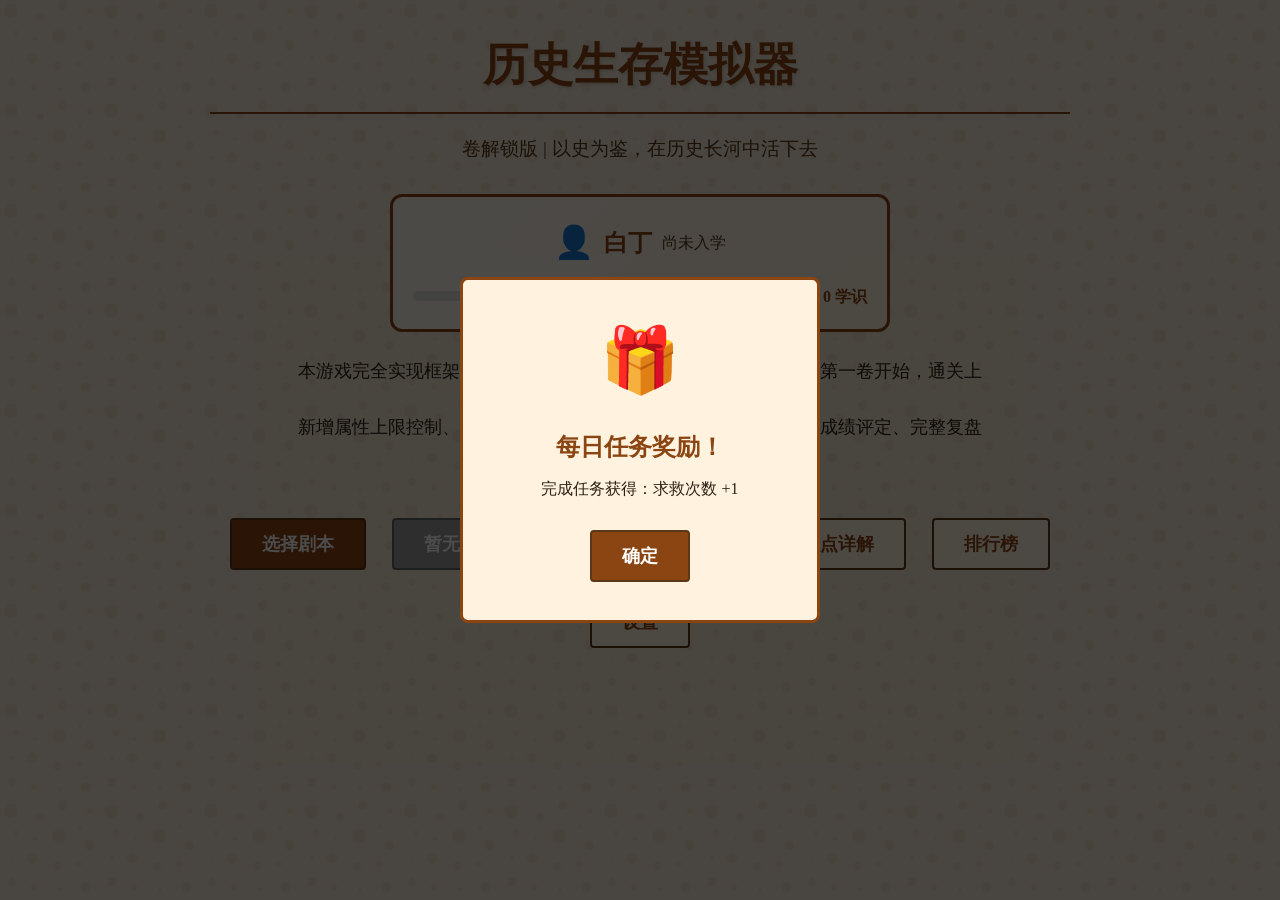
<file: index.html>
<!DOCTYPE html>
<html lang="zh-CN">
<head>
    <meta charset="UTF-8">
    <meta name="viewport" content="width=device-width, initial-scale=1.0">
    <title>历史生存模拟器</title>
    <!-- 引入独立CSS文件 -->
    <link rel="stylesheet" href="style.css">
</head>
<body>
    <!-- 新手引导遮罩层 -->
    <div id="tutorial-overlay" class="tutorial-overlay" style="display: none;">
        <div id="tutorial-highlight" class="tutorial-highlight"></div>
        <div id="tutorial-tooltip" class="tutorial-tooltip">
            <div id="tutorial-content" class="tutorial-content"></div>
            <div id="tutorial-buttons" class="tutorial-buttons">
                <button class="btn btn-secondary" id="tutorial-skip-btn" onclick="skipTutorial()">跳过引导</button>
                <button class="btn" id="tutorial-next-btn" onclick="nextTutorialStep()">下一步</button>
            </div>
            <div id="tutorial-progress" class="tutorial-progress"></div>
        </div>
    </div>

    <!-- 欢迎页 -->
    <div id="welcome-page" class="page active">
        <h1 class="title">历史生存模拟器</h1>
        <p class="subtitle">卷解锁版 | 以史为鉴，在历史长河中活下去</p>
        
        <div class="rank-display-box" id="rank-display-box">
            <div class="rank-info">
                <span class="rank-icon" id="welcome-rank-icon">👤</span>
                <span class="rank-name" id="welcome-rank-name">白丁</span>
                <span class="rank-title" id="welcome-rank-title">尚未入学</span>
            </div>
            <div class="rank-progress">
                <div class="rank-progress-bar">
                    <div class="rank-progress-fill" id="rank-progress-fill" style="width: 0%"></div>
                </div>
                <span class="rank-points" id="welcome-rank-points">0 学识</span>
            </div>
        </div>
        
        <div class="intro-text">
            本游戏完全实现框架与剧情分离，采用多卷篇章解锁机制，强制从第一卷开始，通关上卷解锁下卷。<br>
            新增属性上限控制、随机选项池、限时答题、历史人物特殊事件、成绩评定、完整复盘功能。
        </div>
        <div style="display: flex; flex-wrap: wrap; justify-content: center; gap: 10px;">
            <button class="btn" id="start-game-btn" onclick="switchPage('pack-page')">选择剧本</button>
            <button class="btn btn-success" id="load-save-btn" disabled onclick="loadGameProgress()">读取存档</button>
            <button class="btn btn-info" onclick="switchPage('format-page')">剧本格式说明</button>
            <button class="btn btn-secondary" onclick="switchPage('knowledge-page')">知识点详解</button>
            <button class="btn btn-secondary" onclick="switchPage('leaderboard-page')">排行榜</button>
        </div>
    </div>

    <!-- 剧本格式说明页 -->
    <div id="format-page" class="page">
        <h1 class="title">剧本格式说明</h1>
        <div class="format-tip">
            剧本文件为标准JSON格式，核心新增<strong>多卷篇章解锁机制</strong>与<strong>属性配置系统</strong>，完全向下兼容旧版本剧本。<br>
            支持无限拓展卷数、身份、关卡，无需修改框架代码，一键导入即可游玩。
        </div>
        <div class="story-box" style="font-family: 'Consolas', monospace; font-size: 0.9rem; overflow-x: auto;">
<pre>
{
  "packInfo": {
    "packName": "唐朝历史生存剧本",
    "dynasty": "唐朝",
    "version": "3.0",
    "author": "官方内置",
    "description": "分卷式还原唐朝贞观、开元年间的人生历程，强制从第一卷开始，通关解锁下卷"
  },
  // 全局属性配置
  "attributeConfig": {
    "health": { "name": "生命值", "max": 100, "min": 0 },
    "helpTimes": { "name": "求救次数", "max": 10, "min": 0 },
    "debuff": { "name": "负面状态", "max": 5, "min": 0 },
    "wealth": { "name": "财富值", "max": 1000, "min": 0 },
    "officialRank": { "name": "官职品级", "max": 9, "min": 0 }
  },
  // 全局限时配置
  "timeLimitConfig": {
    "baseTime": 10,
    "healthDeductPerSecond": 1,
    "freezeOnModal": true
  },
  // 全局成绩配置
  "scoreConfig": {},
  // 全局特殊事件
  "specialEvents": [],
  // 【核心新增】卷列表（解锁机制）
  "volumeList": [
    {
      "id": "zhenguan",
      "name": "贞观卷",
      "subtitle": "贞观之治·父辈的起点",
      "dynasty": "唐朝贞观年间",
      "description": "贞观年间，唐太宗励精图治，天下初定，百废待兴。你将作为一名普通百姓，在这个盛世的起点，开启你的人生。",
      "isFirst": true, // 【新增】标记为第一卷
      "unlockCondition": null, // 第一卷无需解锁
      "inheritFrom": null,
      "identityList": []
    },
    {
      "id": "kaiyuan",
      "name": "开元卷",
      "subtitle": "开元盛世·子辈的传承",
      "dynasty": "唐朝开元年间",
      "description": "开元年间，唐朝达到鼎盛，四海升平，万邦来朝。你将继承父辈的家业，在这个全盛时代，续写家族的传奇。",
      "isFirst": false,
      "unlockCondition": "volume_zhenguan_pass", // 【新增】通关上一卷的ID_pass
      "inheritFrom": "zhenguan",
      "identityList": []
    }
  ]
}
</pre>
        </div>
        <div class="control-box">
            <button class="btn btn-secondary" onclick="switchPage('welcome-page')">返回首页</button>
            <button class="btn" onclick="switchPage('pack-page')">去选择剧本</button>
        </div>
    </div>

    <!-- 剧本选择页 -->
    <div id="pack-page" class="page">
        <h1 class="title">选择游戏剧本</h1>
        <p class="subtitle">选择内置剧本，或上传自定义JSON剧本文件</p>

        <!-- 剧本Tab切换 -->
        <div class="pack-tab-container">
            <button class="pack-tab-btn active" data-tab="local" onclick="switchPackTab('local')">
                <span class="tab-icon">📁</span>
                <span class="tab-text">本地剧本</span>
            </button>
            <button class="pack-tab-btn" data-tab="cloud" onclick="switchPackTab('cloud')">
                <span class="tab-icon">☁️</span>
                <span class="tab-text">云端剧本</span>
            </button>
        </div>

        <!-- 本地剧本区域 -->
        <div id="local-pack-section">
            <div class="upload-area" id="upload-area">
                <h3>上传自定义剧本</h3>
                <p style="margin: 15px 0;">点击选择或拖拽JSON剧本文件到此处，即可导入</p>
                <input type="file" id="pack-upload" class="upload-input" accept=".json" />
                <button class="btn" onclick="document.getElementById('pack-upload').click()">选择JSON文件</button>
                <p style="margin-top: 15px; font-size: 0.9rem; color: var(--text-muted);">支持符合格式标准的JSON剧本文件，上传后会自动缓存到浏览器本地</p>
            </div>

            <div id="upload-error" style="display: none;"></div>

            <div class="pack-card" id="default-pack-card" data-pack-type="default">
                <div class="pack-title">唐朝历史生存剧本（内置完整版）</div>
                <div class="pack-meta">
                    <span>朝代：唐朝</span>
                    <span>篇章数量：2卷</span>
                    <span>作者：官方内置</span>
                    <span>版本：3.0</span>
                </div>
                <div class="pack-desc">分卷式还原唐朝贞观、开元年间的人生历程，强制从第一卷开始，通关解锁下卷，所有剧情均基于唐代正史、律令设计。</div>
            </div>

            <!-- 自定义剧本列表容器 -->
            <div id="custom-pack-container" style="width: 100%;">
                <p style="text-align: center; color: var(--text-muted); padding: 20px;">暂无上传的自定义剧本</p>
            </div>


            <div class="format-tip">
                提示：自定义剧本上传后，会永久保存在浏览器本地，刷新页面无需重新上传；若要更换剧本，重新上传新文件即可覆盖。
            </div>
        </div>

        <!-- 云端剧本区域 -->
        <div id="cloud-pack-section" style="display: none;">
            <!-- 搜索和筛选 -->
            <div class="cloud-pack-toolbar">
                <div class="search-box">
                    <input type="text" id="cloud-pack-search" placeholder="搜索剧本..." oninput="filterCloudPacks()">
                </div>
                <div class="filter-box">
                    <select id="cloud-dynasty-filter" onchange="filterCloudPacks()">
                        <option value="">全部朝代</option>
                        <option value="宋朝">宋朝</option>
                        <option value="唐朝">唐朝</option>
                        <option value="三国">三国</option>
                        <option value="东汉">东汉</option>
                        <option value="大航海时代">大航海时代</option>
                    </select>
                    <select id="cloud-difficulty-filter" onchange="filterCloudPacks()">
                        <option value="">全部难度</option>
                        <option value="easy">入门</option>
                        <option value="medium">进阶</option>
                        <option value="hard">挑战</option>
                    </select>
                </div>
            </div>

            <!-- 云端剧本加载状态 -->
            <div id="cloud-pack-loading" class="cloud-pack-loading">
                <div class="loading-spinner"></div>
                <p>正在加载云端剧本...</p>
            </div>

            <!-- 云端剧本列表 -->
            <div id="cloud-pack-list" class="cloud-pack-grid" style="display: none;">
                <!-- 云端剧本卡片由JS动态生成 -->
            </div>

            <!-- 云端剧本错误/空状态 -->
            <div id="cloud-pack-error" class="cloud-pack-empty" style="display: none;">
                <p class="empty-icon">⚠️</p>
                <p class="empty-text">加载失败，请检查网络连接</p>
                <button class="btn" onclick="loadCloudPackIndex()">重试</button>
            </div>

            <div id="cloud-pack-empty" class="cloud-pack-empty" style="display: none;">
                <p class="empty-icon">📭</p>
                <p class="empty-text">未找到匹配的剧本</p>
            </div>
        </div>

        <div class="control-box">
            <button class="btn btn-secondary" onclick="switchPage('welcome-page')">返回首页</button>
            <button class="btn" id="confirm-pack-btn" disabled onclick="confirmPack()">确认剧本，下一步</button>
        </div>
    </div>

    <!-- 【新增】卷选择页（带解锁机制） -->
    <div id="volume-page" class="page">
        <h1 class="title">选择游戏篇章</h1>
        <p class="subtitle" id="volume-pack-subtitle">当前剧本：唐朝历史生存剧本</p>
        <div class="volume-grid" id="volume-grid">
            <!-- 卷卡片由JS动态生成 -->
        </div>
        <div class="control-box">
            <button class="btn btn-secondary" onclick="switchPage('pack-page')">返回剧本选择</button>
            <button class="btn" id="confirm-volume-btn" disabled onclick="confirmVolume()">确认篇章，下一步</button>
        </div>
    </div>

    <!-- 身份选择页 -->
    <div id="identity-page" class="page">
        <h1 class="title">选择你的身份</h1>
        <p class="subtitle" id="identity-subtitle">当前篇章：贞观卷 | 剧本：唐朝历史生存剧本</p>
        <div class="identity-grid" id="identity-grid">
            <!-- 身份卡片由JS动态生成 -->
        </div>
        <button class="btn" id="confirm-identity-btn" disabled onclick="goToLevelSelect()">确认身份，下一步</button>
        <button class="btn btn-secondary" onclick="switchPage('volume-page')">返回篇章选择</button>
    </div>

    <!-- 关卡数量选择页 -->
    <div id="level-select-page" class="page">
        <h1 class="title">选择游玩关卡数</h1>
        <div class="level-select-box">
            <div class="level-select-title" id="level-select-identity">当前身份：农户</div>
            <div class="level-select-desc" id="level-select-desc">
                该身份总共有 <span id="total-level-count">10</span> 个关卡，你可以选择1~总关卡数之间的任意数量，完成所选关卡即可通关。
            </div>
            <div class="level-input-group">
                <input type="range" class="level-slider" id="level-slider" min="1" max="10" value="10">
                <div class="level-display">选择关卡数：<span id="selected-level-count">10</span> 关</div>
            </div>
            <div class="format-tip">
                提示：默认选择全部关卡，滑动滑块可调整游玩的关卡数量，选择后将从第1关开始连续游玩。
            </div>
        </div>
        <div class="control-box">
            <button class="btn btn-secondary" onclick="switchPage('identity-page')">返回身份选择</button>
            <button class="btn" onclick="startGame()">确认，开始游戏</button>
        </div>
    </div>

    <!-- 游戏主页面 -->
    <div id="game-page" class="page">
        <div class="progress-bar">
            <div class="progress-fill" id="progress-fill" style="width: 10%"></div>
        </div>

        <div class="status-bar">
            <div class="status-item">
                <div class="status-label">篇章</div>
                <div class="status-value" id="volume-text">贞观卷</div>
            </div>
            <div class="status-item">
                <div class="status-label">身份</div>
                <div class="status-value" id="identity-text">农户</div>
            </div>
            <div class="status-item">
                <div class="status-label">关卡进度</div>
                <div class="status-value" id="level-text">1/10</div>
            </div>
            <div class="status-item countdown-item">
                <div class="status-label">剩余时间</div>
                <div class="status-value countdown-value" id="countdown-text">10s</div>
            </div>
            <div class="status-item">
                <div class="status-label">剩余求救</div>
                <div class="status-value" id="help-text">3次</div>
            </div>
            <div class="status-item">
                <div class="status-label">生命值 <span id="debuff-tag"></span><span id="streak-tag"></span></div>
                <div class="health-bar">
                    <div class="health-fill" id="health-fill" style="width: 100%"></div>
                </div>
                <div class="status-value" id="health-text">100</div>
            </div>
        </div>

        <div class="story-box" id="story-text">
            剧情文本将根据选中的剧本动态加载
        </div>

        <div class="options-box" id="options-box">
            <!-- 选项由JS动态生成 -->
        </div>

        <div class="control-box">
            <button class="btn" id="help-btn" onclick="useHelp()">使用求救机会</button>
            <button class="btn btn-warning" id="save-btn" onclick="saveGameProgress()">保存进度</button>
            <button class="btn btn-secondary" onclick="restartGame()">重新开始</button>
            <button class="btn btn-secondary" onclick="exitToHome()">退出到首页</button>
        </div>
    </div>

    <!-- 历史知识点弹窗 -->
    <div id="history-modal" class="modal">
        <div class="modal-content">
            <h3 class="modal-title" id="history-modal-title">历史知识点解析</h3>
            <div class="modal-text" id="history-modal-text"></div>
            <button class="btn" onclick="closeHistoryModal()">确认，继续前行</button>
        </div>
    </div>

    <!-- 必死选项求救弹窗 -->
    <div id="death-modal" class="modal">
        <div class="modal-content">
            <h3 class="modal-title" style="color: var(--danger);">⚠️ 致命选择</h3>
            <div class="modal-text" id="death-modal-text"></div>
            <div class="modal-buttons" id="death-modal-buttons">
                <!-- 按钮由JS动态生成 -->
            </div>
        </div>
    </div>

    <!-- 特殊事件弹窗 -->
    <div id="event-modal" class="modal dialog-modal">
        <div class="modal-content">
            <h3 class="modal-title" id="event-modal-title">特殊事件</h3>
            <div class="dialog-character" id="event-character"></div>
            <div class="dialog-content" id="event-content"></div>
            <div id="event-effect" class="dialog-effect" style="display: none;"></div>
            <div class="modal-buttons">
                <button class="btn" onclick="closeEventModal()">确认</button>
            </div>
        </div>
    </div>

    <!-- 结局页 -->
    <div id="end-page" class="page">
        <h1 class="end-title" id="end-title">游戏结束</h1>
        
        <div id="score-card" class="score-card">
            <div class="score-level" id="score-level">进士及第</div>
            <div class="score-desc" id="score-desc">你顺利通过了本次考验，对本朝代的历史有基本的掌握。</div>
            <div class="score-total">综合得分：<span id="total-score">85</span>分</div>
        </div>

        <div class="end-stats" id="end-stats">
            <!-- 结局统计由JS动态生成 -->
        </div>

        <div id="weakness-box" class="weakness-box" style="display: none;">
            <div class="weakness-title">📊 知识点薄弱环节分析</div>
            <div id="weakness-list">
                <!-- 薄弱项由JS动态生成 -->
            </div>
        </div>

        <div class="modal-text" id="end-desc"></div>
        <div class="control-box" id="end-control-box">
            <button class="btn btn-info" id="review-btn" onclick="goToReview()">查看完整闯关复盘</button>
            <button class="btn btn-secondary" onclick="exitToHome()">结束游戏，返回首页</button>
        </div>
    </div>

    <!-- 复盘页面 -->
    <div id="review-page" class="page">
        <h1 class="review-title">闯关完整复盘</h1>
        <div id="review-content">
            <!-- 复盘内容由JS动态生成 -->
        </div>
        <div class="control-box">
            <button class="btn" onclick="switchPage('end-page')">返回结局页</button>
            <button class="btn btn-secondary" onclick="exitToHome()">结束游戏，返回首页</button>
        </div>
    </div>

    <!-- 知识点详解页面 -->
    <div id="knowledge-page" class="page">
        <h1 class="title">知识点详解</h1>
        <p class="subtitle">回顾游戏中的历史知识点，巩固所学</p>
        
        <div class="knowledge-toolbar">
            <div class="search-box">
                <input type="text" id="knowledge-search" placeholder="搜索知识点..." oninput="filterKnowledge()">
            </div>
            <div class="filter-tabs">
                <button class="tab-btn active" data-filter="all" onclick="filterKnowledgeByCategory('all')">全部</button>
                <button class="tab-btn" data-filter="唐代农耕技术" onclick="filterKnowledgeByCategory('唐代农耕技术')">农耕</button>
                <button class="tab-btn" data-filter="唐代法律制度" onclick="filterKnowledgeByCategory('唐代法律制度')">法律</button>
                <button class="tab-btn" data-filter="唐代商业" onclick="filterKnowledgeByCategory('唐代商业')">商业</button>
                <button class="tab-btn" data-filter="收藏" onclick="filterKnowledgeByCategory('收藏')">收藏</button>
            </div>
        </div>
        
        <div class="knowledge-stats">
            <span>共 <strong id="knowledge-total-count">0</strong> 个知识点</span>
            <span>已掌握 <strong id="knowledge-mastered-count">0</strong> 个</span>
            <span>已收藏 <strong id="knowledge-favorite-count">0</strong> 个</span>
        </div>
        
        <div id="knowledge-list" class="knowledge-grid">
            <p style="text-align: center; color: var(--text-muted); padding: 40px;">暂无知识点记录，玩游戏后会自动积累</p>
        </div>
        
        <div class="control-box">
            <button class="btn btn-secondary" onclick="switchPage('welcome-page')">返回首页</button>
            <button class="btn" onclick="clearAllKnowledge()">清除所有记录</button>
        </div>
    </div>

    <!-- 排行榜页面 -->
    <div id="leaderboard-page" class="page">
        <h1 class="title">排行榜</h1>
        <p class="subtitle">展示个人最佳成绩，不断超越自我</p>
        
        <div class="leaderboard-tabs">
            <button class="tab-btn active" data-leaderboard="score" onclick="switchLeaderboardTab('score')">最高分</button>
            <button class="tab-btn" data-leaderboard="correctRate" onclick="switchLeaderboardTab('correctRate')">正确率</button>
            <button class="tab-btn" data-leaderboard="streak" onclick="switchLeaderboardTab('streak')">最高连胜</button>
        </div>
        
        <div id="leaderboard-content" class="leaderboard-content">
            <!-- 排行榜内容由JS动态生成 -->
        </div>
        
        <div class="control-box">
            <button class="btn btn-secondary" onclick="switchPage('welcome-page')">返回首页</button>
            <button class="btn btn-warning" onclick="resetLeaderboard()">重置记录</button>
        </div>
    </div>

    <!-- 引入独立JS文件 -->
    <script src="js/main.js"></script>
</body>
</html>
</file>
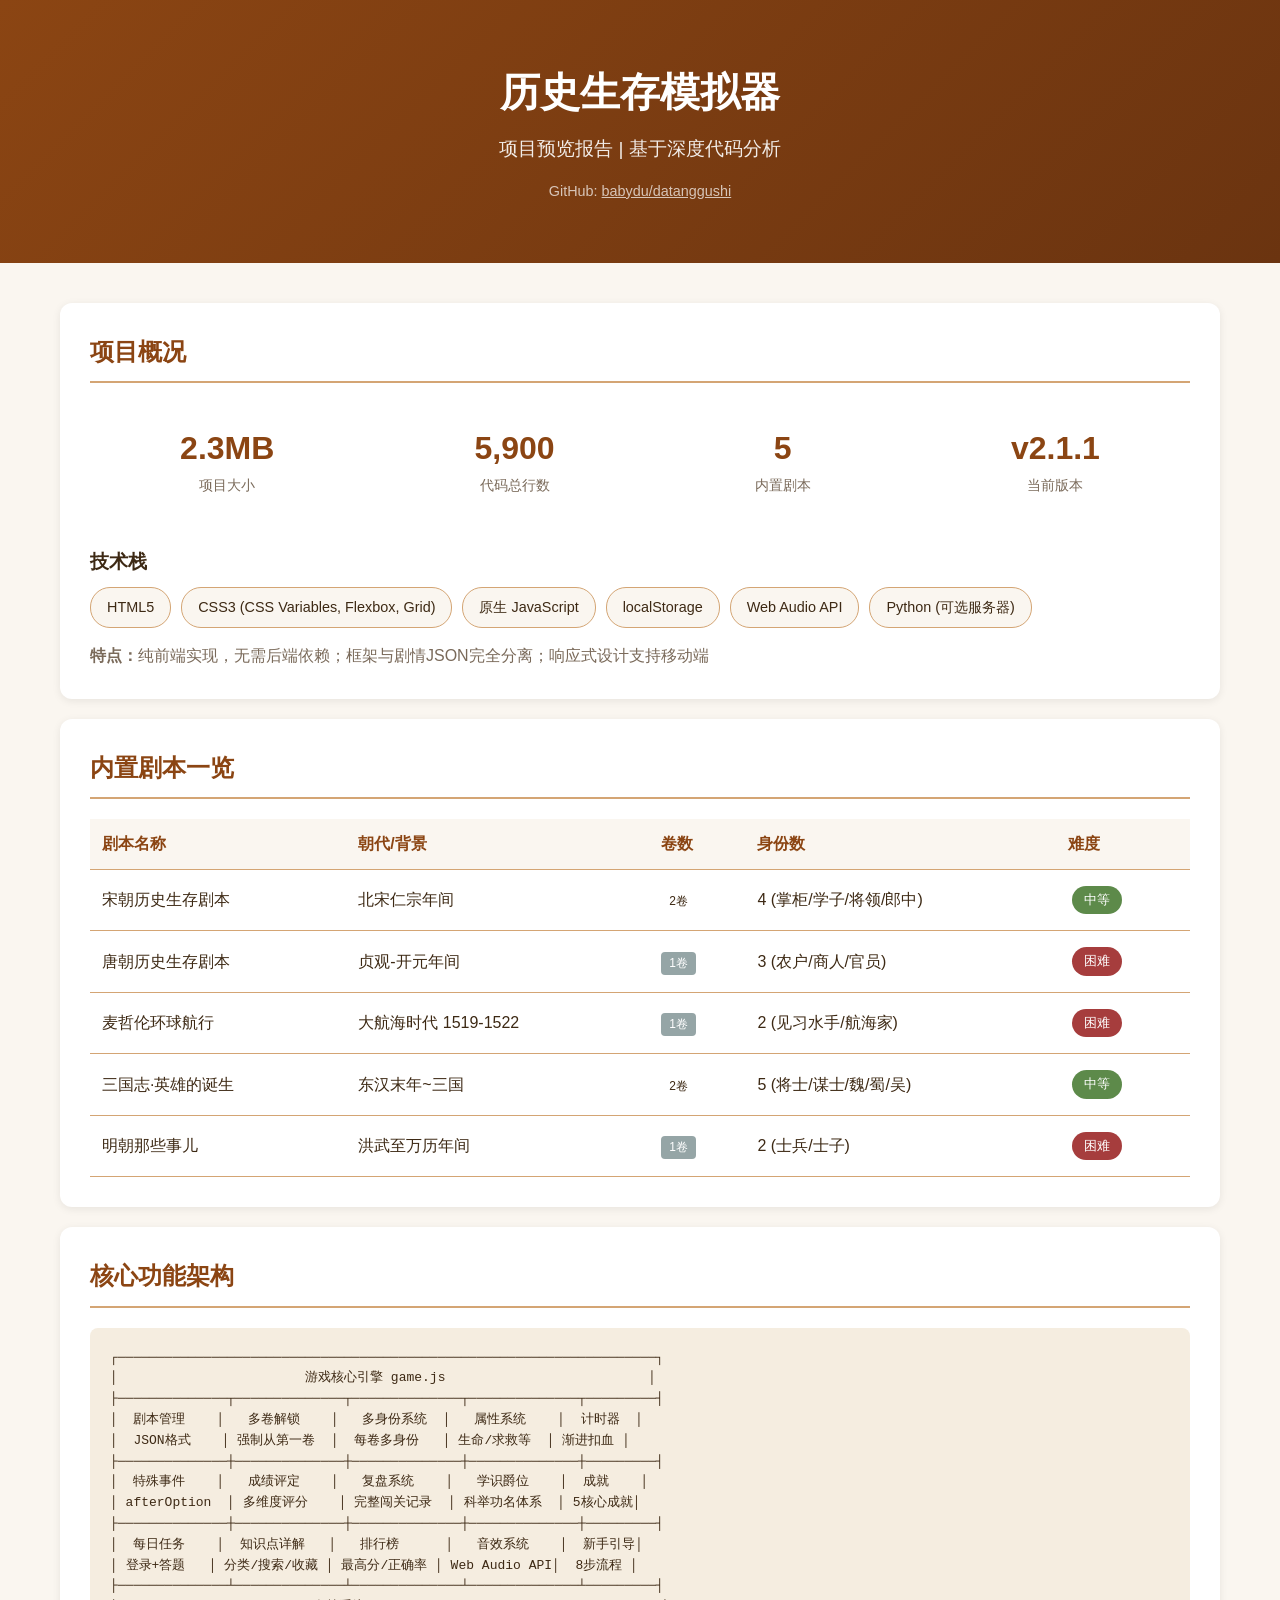
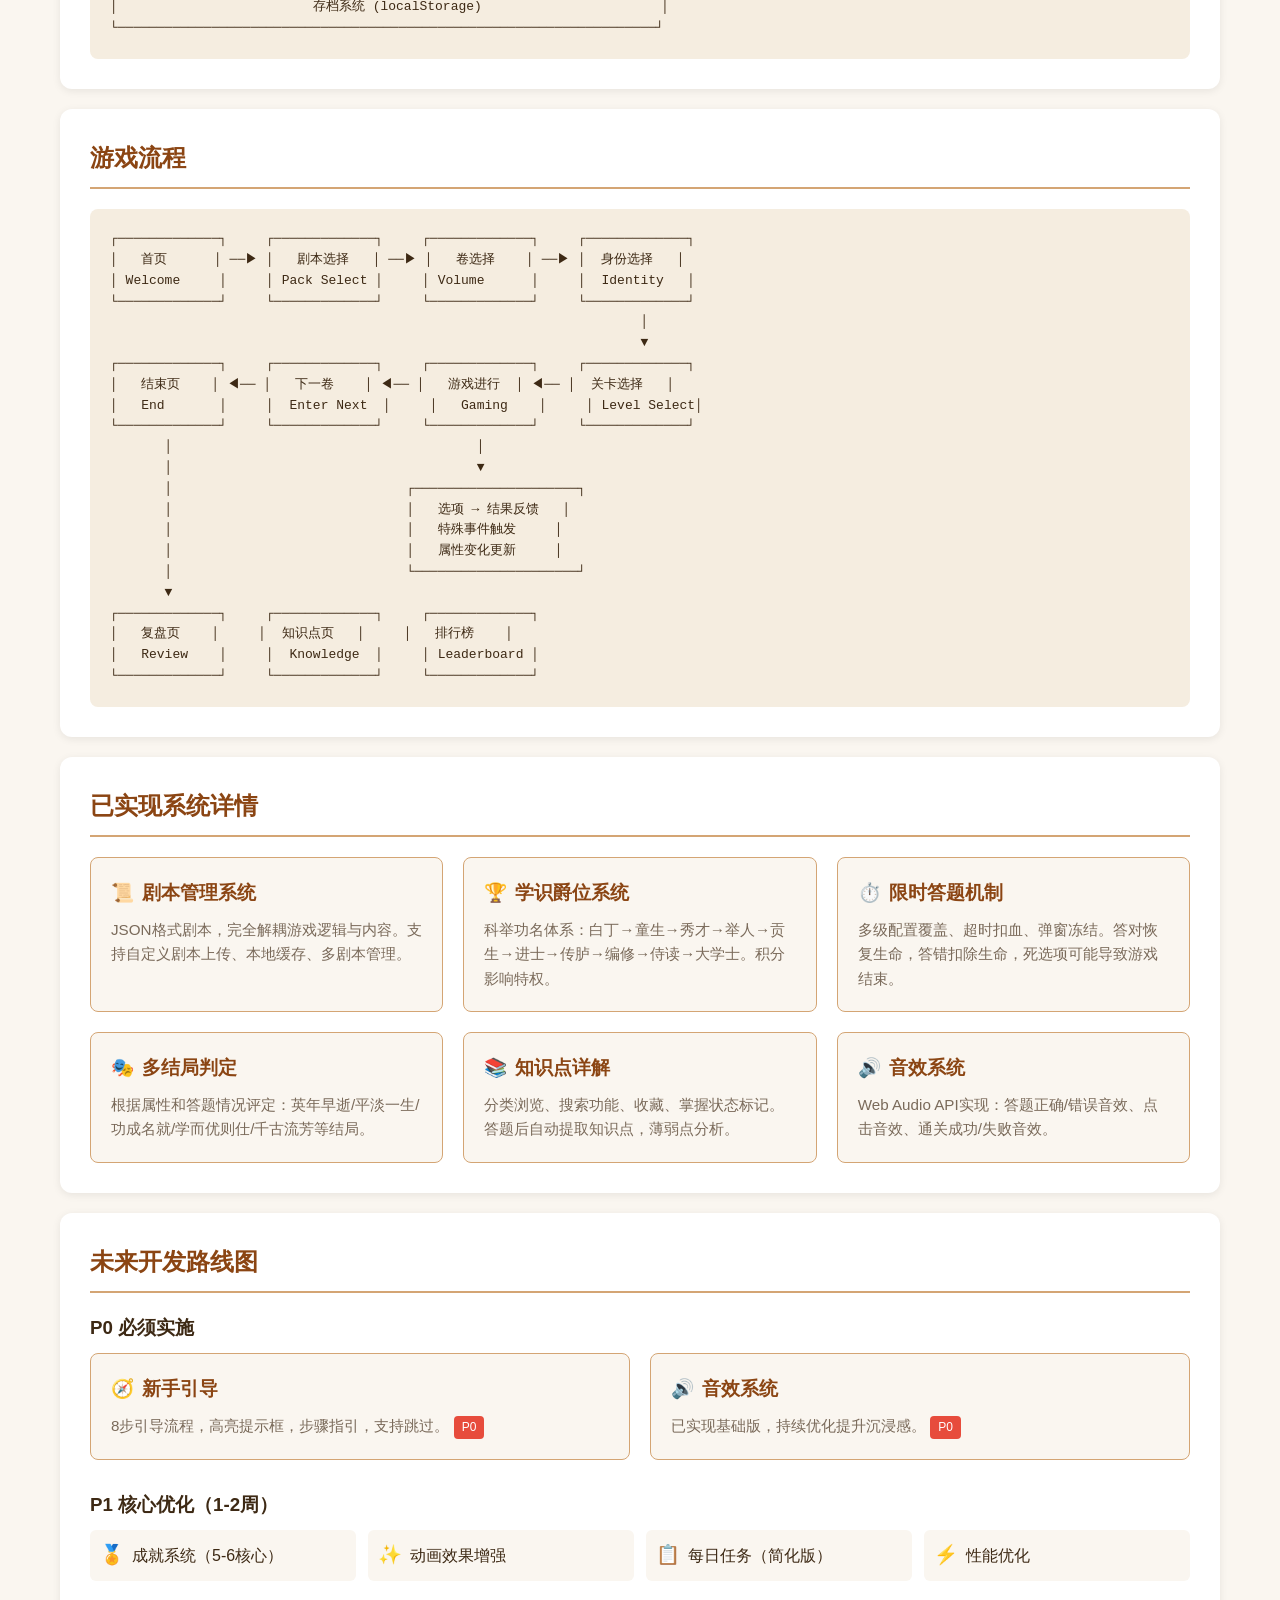
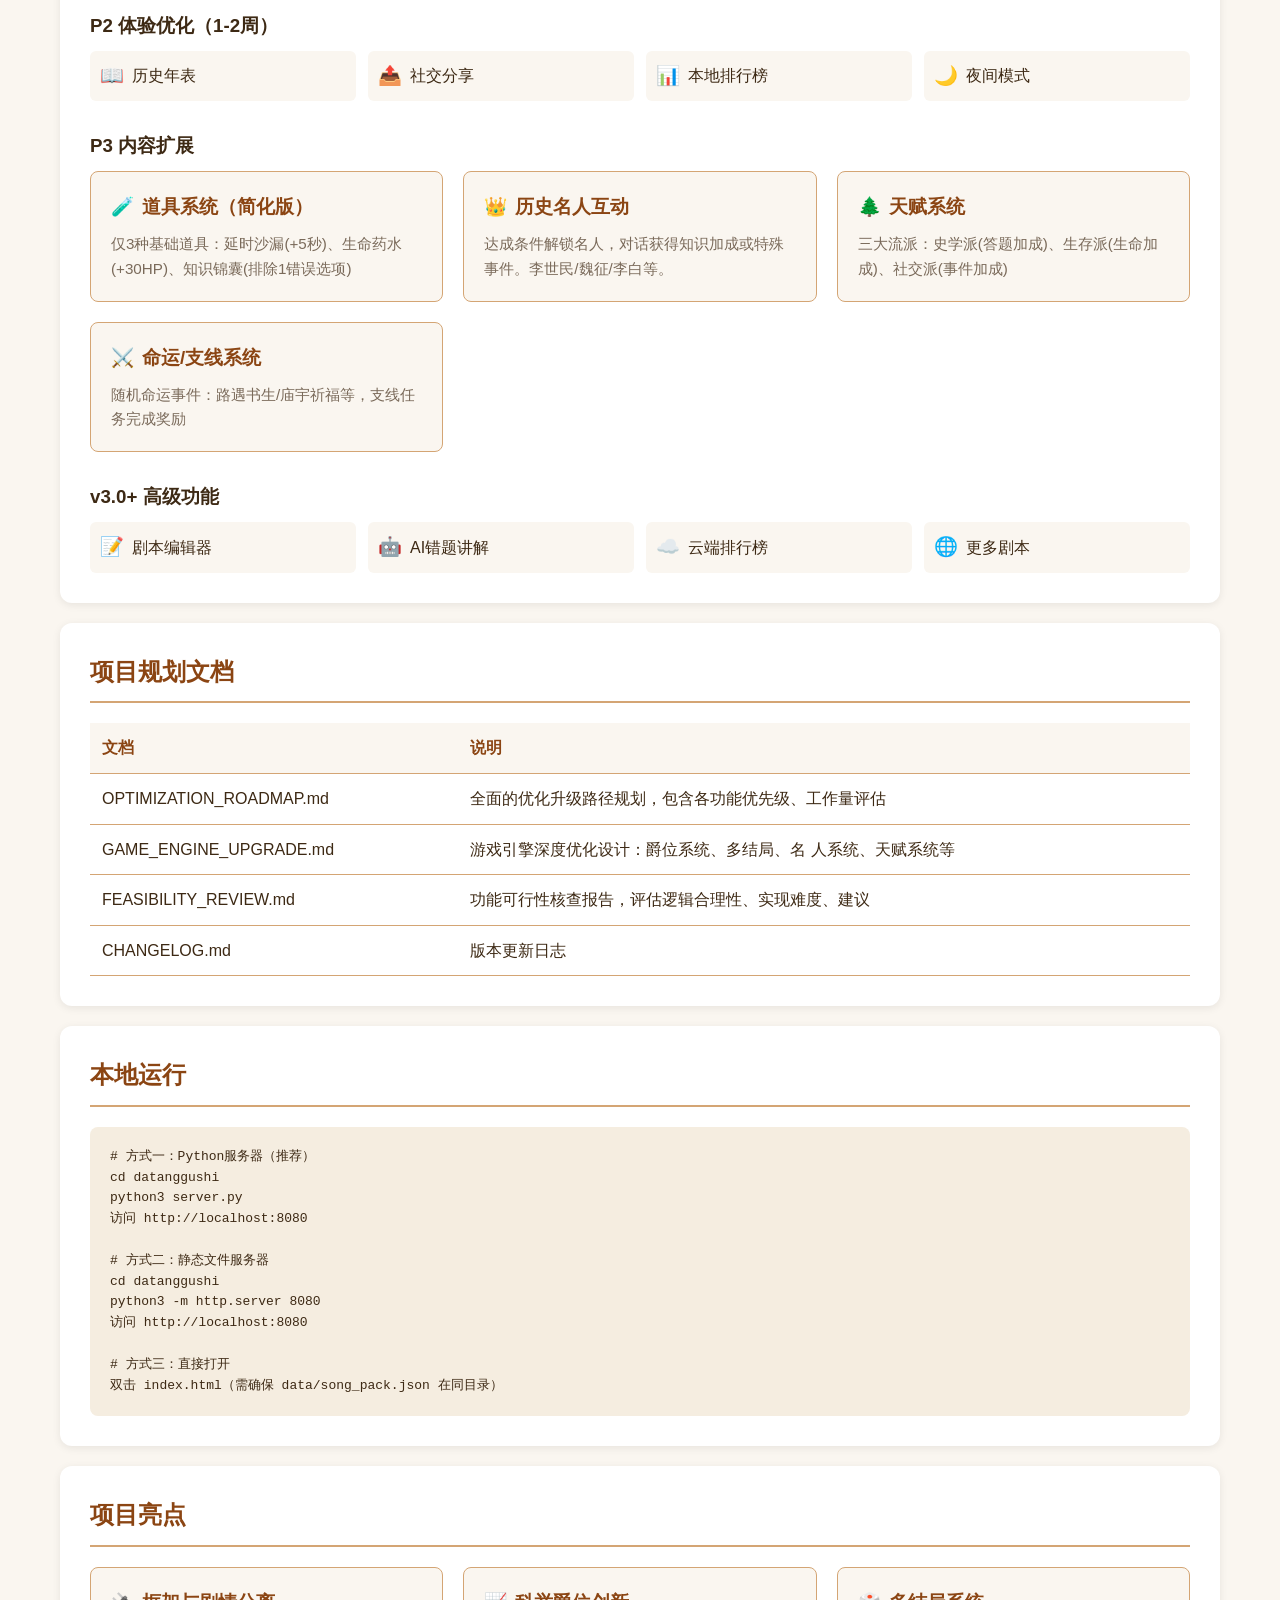
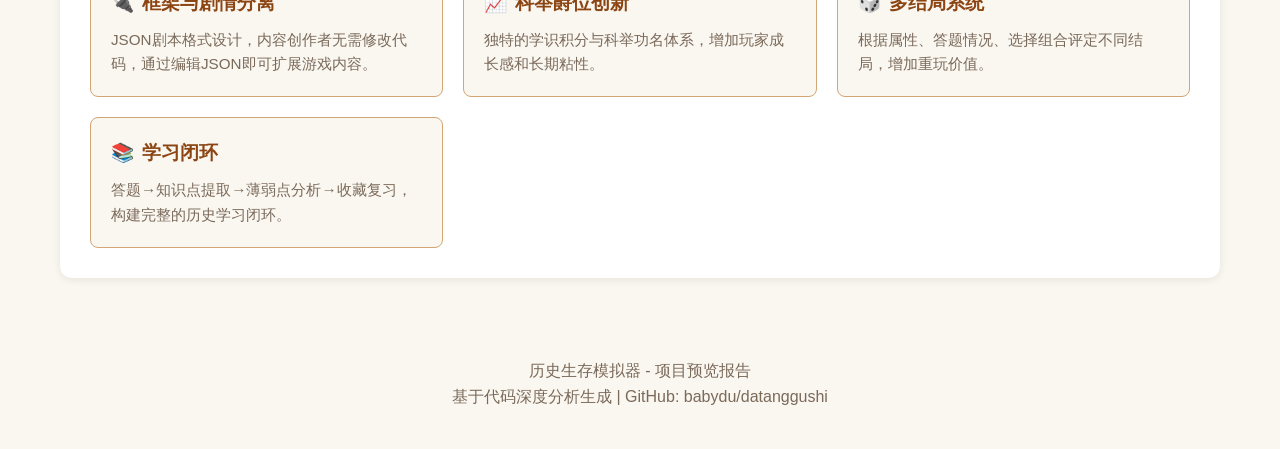
<file: preview.html>
<!DOCTYPE html>
<html lang="zh-CN">
<head>
    <meta charset="UTF-8">
    <meta name="viewport" content="width=device-width, initial-scale=1.0">
    <title>历史生存模拟器 - 项目预览</title>
    <style>
        :root {
            --primary: #8b4513;
            --secondary: #d4a574;
            --accent: #c9a66b;
            --bg: #faf6f0;
            --bg-dark: #f5ede0;
            --text: #3d2914;
            --text-muted: #7a6a5a;
            --success: #5d8a4a;
            --danger: #a63d3d;
            --gold: #b8860b;
        }
        
        * {
            margin: 0;
            padding: 0;
            box-sizing: border-box;
        }
        
        body {
            font-family: -apple-system, BlinkMacSystemFont, "Segoe UI", Roboto, "Helvetica Neue", Arial, sans-serif;
            background: var(--bg);
            color: var(--text);
            line-height: 1.6;
        }
        
        .container {
            max-width: 1200px;
            margin: 0 auto;
            padding: 20px;
        }
        
        header {
            background: linear-gradient(135deg, var(--primary) 0%, #6b3410 100%);
            color: white;
            padding: 60px 20px;
            text-align: center;
        }
        
        header h1 {
            font-size: 2.5rem;
            margin-bottom: 10px;
        }
        
        header .subtitle {
            font-size: 1.2rem;
            opacity: 0.9;
        }
        
        .section {
            background: white;
            border-radius: 12px;
            padding: 30px;
            margin: 20px 0;
            box-shadow: 0 2px 8px rgba(0,0,0,0.08);
        }
        
        .section h2 {
            color: var(--primary);
            margin-bottom: 20px;
            padding-bottom: 10px;
            border-bottom: 2px solid var(--secondary);
        }
        
        .grid {
            display: grid;
            grid-template-columns: repeat(auto-fit, minmax(280px, 1fr));
            gap: 20px;
        }
        
        .card {
            background: var(--bg);
            border-radius: 8px;
            padding: 20px;
            border: 1px solid var(--secondary);
        }
        
        .card h3 {
            color: var(--primary);
            margin-bottom: 10px;
            display: flex;
            align-items: center;
            gap: 8px;
        }
        
        .card p {
            color: var(--text-muted);
            font-size: 0.95rem;
        }
        
        .tag {
            display: inline-block;
            padding: 4px 12px;
            border-radius: 20px;
            font-size: 0.8rem;
            margin: 4px;
        }
        
        .tag-primary { background: var(--secondary); color: white; }
        .tag-success { background: var(--success); color: white; }
        .tag-danger { background: var(--danger); color: white; }
        .tag-gold { background: var(--gold); color: white; }
        
        .timeline {
            position: relative;
            padding-left: 30px;
        }
        
        .timeline::before {
            content: '';
            position: absolute;
            left: 10px;
            top: 0;
            bottom: 0;
            width: 2px;
            background: var(--secondary);
        }
        
        .timeline-item {
            position: relative;
            margin-bottom: 30px;
        }
        
        .timeline-item::before {
            content: '';
            position: absolute;
            left: -24px;
            top: 5px;
            width: 12px;
            height: 12px;
            border-radius: 50%;
            background: var(--primary);
            border: 3px solid var(--bg);
        }
        
        .timeline-item h4 {
            color: var(--primary);
            margin-bottom: 8px;
        }
        
        .flow-chart {
            background: var(--bg-dark);
            border-radius: 8px;
            padding: 20px;
            font-family: monospace;
            overflow-x: auto;
        }
        
        .flow-chart pre {
            margin: 0;
            color: var(--text);
        }
        
        .feature-list {
            display: grid;
            grid-template-columns: repeat(auto-fit, minmax(200px, 1fr));
            gap: 12px;
        }
        
        .feature-item {
            display: flex;
            align-items: center;
            gap: 8px;
            padding: 10px;
            background: var(--bg);
            border-radius: 6px;
        }
        
        .feature-item .icon {
            font-size: 1.2rem;
        }
        
        table {
            width: 100%;
            border-collapse: collapse;
            margin-top: 10px;
        }
        
        th, td {
            padding: 12px;
            text-align: left;
            border-bottom: 1px solid var(--secondary);
        }
        
        th {
            background: var(--bg);
            color: var(--primary);
        }
        
        .stat-box {
            display: flex;
            justify-content: space-around;
            flex-wrap: wrap;
            gap: 20px;
            text-align: center;
        }
        
        .stat-item {
            padding: 20px;
        }
        
        .stat-item .value {
            font-size: 2rem;
            font-weight: bold;
            color: var(--primary);
        }
        
        .stat-item .label {
            color: var(--text-muted);
            font-size: 0.9rem;
        }
        
        .badge {
            display: inline-block;
            padding: 2px 8px;
            border-radius: 4px;
            font-size: 0.75rem;
        }
        
        .badge-p0 { background: #e74c3c; color: white; }
        .badge-p1 { background: #f39c12; color: white; }
        .badge-p2 { background: #3498db; color: white; }
        .badge-p3 { background: #95a5a6; color: white; }
        
        footer {
            text-align: center;
            padding: 40px 20px;
            color: var(--text-muted);
        }
        
        .highlight {
            background: linear-gradient(120deg, #fff3cd 0%, #fff3cd 100%);
            padding: 2px 6px;
            border-radius: 4px;
        }
        
        .tech-stack {
            display: flex;
            flex-wrap: wrap;
            gap: 10px;
            margin-top: 10px;
        }
        
        .tech-item {
            background: var(--bg);
            padding: 8px 16px;
            border-radius: 20px;
            font-size: 0.9rem;
            border: 1px solid var(--secondary);
        }
    </style>
</head>
<body>
    <header>
        <h1>历史生存模拟器</h1>
        <p class="subtitle">项目预览报告 | 基于深度代码分析</p>
        <p style="margin-top: 15px; opacity: 0.7; font-size: 0.9rem;">
            GitHub: <a href="https://github.com/babydu/datanggushi" style="color: white;">babydu/datanggushi</a>
        </p>
    </header>
    
    <div class="container">
        <!-- 项目概况 -->
        <div class="section">
            <h2>项目概况</h2>
            <div class="stat-box">
                <div class="stat-item">
                    <div class="value">2.3MB</div>
                    <div class="label">项目大小</div>
                </div>
                <div class="stat-item">
                    <div class="value">5,900</div>
                    <div class="label">代码总行数</div>
                </div>
                <div class="stat-item">
                    <div class="value">5</div>
                    <div class="label">内置剧本</div>
                </div>
                <div class="stat-item">
                    <div class="value">v2.1.1</div>
                    <div class="label">当前版本</div>
                </div>
            </div>
            <div style="margin-top: 30px;">
                <h3>技术栈</h3>
                <div class="tech-stack">
                    <span class="tech-item">HTML5</span>
                    <span class="tech-item">CSS3 (CSS Variables, Flexbox, Grid)</span>
                    <span class="tech-item">原生 JavaScript</span>
                    <span class="tech-item">localStorage</span>
                    <span class="tech-item">Web Audio API</span>
                    <span class="tech-item">Python (可选服务器)</span>
                </div>
                <p style="margin-top: 15px; color: var(--text-muted);">
                    <strong>特点：</strong>纯前端实现，无需后端依赖；框架与剧情JSON完全分离；响应式设计支持移动端
                </p>
            </div>
        </div>
        
        <!-- 内置剧本 -->
        <div class="section">
            <h2>内置剧本一览</h2>
            <table>
                <thead>
                    <tr>
                        <th>剧本名称</th>
                        <th>朝代/背景</th>
                        <th>卷数</th>
                        <th>身份数</th>
                        <th>难度</th>
                    </tr>
                </thead>
                <tbody>
                    <tr>
                        <td>宋朝历史生存剧本</td>
                        <td>北宋仁宗年间</td>
                        <td><span class="badge badge-primary">2卷</span></td>
                        <td>4 (掌柜/学子/将领/郎中)</td>
                        <td><span class="tag tag-success">中等</span></td>
                    </tr>
                    <tr>
                        <td>唐朝历史生存剧本</td>
                        <td>贞观-开元年间</td>
                        <td><span class="badge badge-p3">1卷</span></td>
                        <td>3 (农户/商人/官员)</td>
                        <td><span class="tag tag-danger">困难</span></td>
                    </tr>
                    <tr>
                        <td>麦哲伦环球航行</td>
                        <td>大航海时代 1519-1522</td>
                        <td><span class="badge badge-p3">1卷</span></td>
                        <td>2 (见习水手/航海家)</td>
                        <td><span class="tag tag-danger">困难</span></td>
                    </tr>
                    <tr>
                        <td>三国志·英雄的诞生</td>
                        <td>东汉末年~三国</td>
                        <td><span class="badge badge-primary">2卷</span></td>
                        <td>5 (将士/谋士/魏/蜀/吴)</td>
                        <td><span class="tag tag-success">中等</span></td>
                    </tr>
                    <tr>
                        <td>明朝那些事儿</td>
                        <td>洪武至万历年间</td>
                        <td><span class="badge badge-p3">1卷</span></td>
                        <td>2 (士兵/士子)</td>
                        <td><span class="tag tag-danger">困难</span></td>
                    </tr>
                </tbody>
            </table>
        </div>
        
        <!-- 核心功能架构 -->
        <div class="section">
            <h2>核心功能架构</h2>
            <div class="flow-chart">
                <pre>
┌─────────────────────────────────────────────────────────────────────┐
│                        游戏核心引擎 game.js                          │
├──────────────┬──────────────┬──────────────┬──────────────┬─────────┤
│  剧本管理    │   多卷解锁    │   多身份系统  │   属性系统    │  计时器  │
│  JSON格式    │ 强制从第一卷  │  每卷多身份   │ 生命/求救等  │ 渐进扣血 │
├──────────────┼──────────────┼──────────────┼──────────────┼─────────┤
│  特殊事件    │   成绩评定    │   复盘系统    │   学识爵位    │  成就    │
│ afterOption  │ 多维度评分    │ 完整闯关记录  │ 科举功名体系  │ 5核心成就│
├──────────────┼──────────────┼──────────────┼──────────────┼─────────┤
│  每日任务    │  知识点详解   │   排行榜      │   音效系统    │  新手引导│
│ 登录+答题   │ 分类/搜索/收藏 │ 最高分/正确率 │ Web Audio API│  8步流程 │
├──────────────┴──────────────┴──────────────┴──────────────┴─────────┤
│                         存档系统 (localStorage)                       │
└─────────────────────────────────────────────────────────────────────┘</pre>
            </div>
        </div>
        
        <!-- 游戏流程 -->
        <div class="section">
            <h2>游戏流程</h2>
            <div class="flow-chart">
                <pre>
┌─────────────┐     ┌─────────────┐     ┌─────────────┐     ┌─────────────┐
│   首页      │ ──▶ │   剧本选择   │ ──▶ │   卷选择    │ ──▶ │  身份选择   │
│ Welcome     │     │ Pack Select │     │ Volume      │     │  Identity   │
└─────────────┘     └─────────────┘     └─────────────┘     └─────────────┘
                                                                    │
                                                                    ▼
┌─────────────┐     ┌─────────────┐     ┌─────────────┐     ┌─────────────┐
│   结束页    │ ◀── │   下一卷    │ ◀── │   游戏进行  │ ◀── │  关卡选择   │
│   End       │     │  Enter Next  │     │   Gaming    │     │ Level Select│
└─────────────┘     └─────────────┘     └─────────────┘     └─────────────┘
       │                                       │
       │                                       ▼
       │                              ┌─────────────────────┐
       │                              │   选项 → 结果反馈   │
       │                              │   特殊事件触发     │
       │                              │   属性变化更新     │
       │                              └─────────────────────┘
       ▼
┌─────────────┐     ┌─────────────┐     ┌─────────────┐
│   复盘页    │     │  知识点页   │     │   排行榜    │
│   Review    │     │  Knowledge  │     │ Leaderboard │
└─────────────┘     └─────────────┘     └─────────────┘</pre>
            </div>
        </div>
        
        <!-- 已实现系统详情 -->
        <div class="section">
            <h2>已实现系统详情</h2>
            <div class="grid">
                <div class="card">
                    <h3><span class="icon">📜</span> 剧本管理系统</h3>
                    <p>JSON格式剧本，完全解耦游戏逻辑与内容。支持自定义剧本上传、本地缓存、多剧本管理。</p>
                </div>
                <div class="card">
                    <h3><span class="icon">🏆</span> 学识爵位系统</h3>
                    <p>科举功名体系：白丁→童生→秀才→举人→贡生→进士→传胪→编修→侍读→大学士。积分影响特权。</p>
                </div>
                <div class="card">
                    <h3><span class="icon">⏱️</span> 限时答题机制</h3>
                    <p>多级配置覆盖、超时扣血、弹窗冻结。答对恢复生命，答错扣除生命，死选项可能导致游戏结束。</p>
                </div>
                <div class="card">
                    <h3><span class="icon">🎭</span> 多结局判定</h3>
                    <p>根据属性和答题情况评定：英年早逝/平淡一生/功成名就/学而优则仕/千古流芳等结局。</p>
                </div>
                <div class="card">
                    <h3><span class="icon">📚</span> 知识点详解</h3>
                    <p>分类浏览、搜索功能、收藏、掌握状态标记。答题后自动提取知识点，薄弱点分析。</p>
                </div>
                <div class="card">
                    <h3><span class="icon">🔊</span> 音效系统</h3>
                    <p>Web Audio API实现：答题正确/错误音效、点击音效、通关成功/失败音效。</p>
                </div>
            </div>
        </div>
        
        <!-- 未来开发路线 -->
        <div class="section">
            <h2>未来开发路线图</h2>
            
            <h3 style="margin: 20px 0 10px;">P0 必须实施</h3>
            <div class="grid">
                <div class="card">
                    <h3><span class="icon">🧭</span> 新手引导</h3>
                    <p>8步引导流程，高亮提示框，步骤指引，支持跳过。 <span class="badge badge-p0">P0</span></p>
                </div>
                <div class="card">
                    <h3><span class="icon">🔊</span> 音效系统</h3>
                    <p>已实现基础版，持续优化提升沉浸感。 <span class="badge badge-p0">P0</span></p>
                </div>
            </div>
            
            <h3 style="margin: 30px 0 10px;">P1 核心优化（1-2周）</h3>
            <div class="feature-list">
                <div class="feature-item"><span class="icon">🏅</span> 成就系统（5-6核心）</div>
                <div class="feature-item"><span class="icon">✨</span> 动画效果增强</div>
                <div class="feature-item"><span class="icon">📋</span> 每日任务（简化版）</div>
                <div class="feature-item"><span class="icon">⚡</span> 性能优化</div>
            </div>
            
            <h3 style="margin: 30px 0 10px;">P2 体验优化（1-2周）</h3>
            <div class="feature-list">
                <div class="feature-item"><span class="icon">📖</span> 历史年表</div>
                <div class="feature-item"><span class="icon">📤</span> 社交分享</div>
                <div class="feature-item"><span class="icon">📊</span> 本地排行榜</div>
                <div class="feature-item"><span class="icon">🌙</span> 夜间模式</div>
            </div>
            
            <h3 style="margin: 30px 0 10px;">P3 内容扩展</h3>
            <div class="grid">
                <div class="card">
                    <h3><span class="icon">🧪</span> 道具系统（简化版）</h3>
                    <p>仅3种基础道具：延时沙漏(+5秒)、生命药水(+30HP)、知识锦囊(排除1错误选项)</p>
                </div>
                <div class="card">
                    <h3><span class="icon">👑</span> 历史名人互动</h3>
                    <p>达成条件解锁名人，对话获得知识加成或特殊事件。李世民/魏征/李白等。</p>
                </div>
                <div class="card">
                    <h3><span class="icon">🌲</span> 天赋系统</h3>
                    <p>三大流派：史学派(答题加成)、生存派(生命加成)、社交派(事件加成)</p>
                </div>
                <div class="card">
                    <h3><span class="icon">⚔️</span> 命运/支线系统</h3>
                    <p>随机命运事件：路遇书生/庙宇祈福等，支线任务完成奖励</p>
                </div>
            </div>
            
            <h3 style="margin: 30px 0 10px;">v3.0+ 高级功能</h3>
            <div class="feature-list">
                <div class="feature-item"><span class="icon">📝</span> 剧本编辑器</div>
                <div class="feature-item"><span class="icon">🤖</span> AI错题讲解</div>
                <div class="feature-item"><span class="icon">☁️</span> 云端排行榜</div>
                <div class="feature-item"><span class="icon">🌐</span> 更多剧本</div>
            </div>
        </div>
        
        <!-- 规划文档 -->
        <div class="section">
            <h2>项目规划文档</h2>
            <table>
                <thead>
                    <tr>
                        <th>文档</th>
                        <th>说明</th>
                    </tr>
                </thead>
                <tbody>
                    <tr>
                        <td>OPTIMIZATION_ROADMAP.md</td>
                        <td>全面的优化升级路径规划，包含各功能优先级、工作量评估</td>
                    </tr>
                    <tr>
                        <td>GAME_ENGINE_UPGRADE.md</td>
                        <td>游戏引擎深度优化设计：爵位系统、多结局、名 人系统、天赋系统等</td>
                    </tr>
                    <tr>
                        <td>FEASIBILITY_REVIEW.md</td>
                        <td>功能可行性核查报告，评估逻辑合理性、实现难度、建议</td>
                    </tr>
                    <tr>
                        <td>CHANGELOG.md</td>
                        <td>版本更新日志</td>
                    </tr>
                </tbody>
            </table>
        </div>
        
        <!-- 本地运行 -->
        <div class="section">
            <h2>本地运行</h2>
            <div class="flow-chart">
                <pre>
# 方式一：Python服务器（推荐）
cd datanggushi
python3 server.py
访问 http://localhost:8080

# 方式二：静态文件服务器
cd datanggushi
python3 -m http.server 8080
访问 http://localhost:8080

# 方式三：直接打开
双击 index.html（需确保 data/song_pack.json 在同目录）</pre>
            </div>
        </div>
        
        <!-- 项目亮点 -->
        <div class="section">
            <h2>项目亮点</h2>
            <div class="grid">
                <div class="card">
                    <h3><span class="icon">🔌</span> 框架与剧情分离</h3>
                    <p>JSON剧本格式设计，内容创作者无需修改代码，通过编辑JSON即可扩展游戏内容。</p>
                </div>
                <div class="card">
                    <h3><span class="icon">📈</span> 科举爵位创新</h3>
                    <p>独特的学识积分与科举功名体系，增加玩家成长感和长期粘性。</p>
                </div>
                <div class="card">
                    <h3><span class="icon">🎲</span> 多结局系统</h3>
                    <p>根据属性、答题情况、选择组合评定不同结局，增加重玩价值。</p>
                </div>
                <div class="card">
                    <h3><span class="icon">📚</span> 学习闭环</h3>
                    <p>答题→知识点提取→薄弱点分析→收藏复习，构建完整的历史学习闭环。</p>
                </div>
            </div>
        </div>
    </div>
    
    <footer>
        <p>历史生存模拟器 - 项目预览报告</p>
        <p>基于代码深度分析生成 | GitHub: babydu/datanggushi</p>
    </footer>
</body>
</html>
</file>
<file: style.css>
* {
    margin: 0;
    padding: 0;
    box-sizing: border-box;
    font-family: "SimSun", "宋体", "Source Han Serif SC", serif;
}

:root {
    --primary: #8b4513;
    --secondary: #a0522d;
    --light-bg: #f5e9d7;
    --card-bg: #fff3e0;
    --text-dark: #2d1f13;
    --text-muted: #5a3817;
    --success: #2e7d32;
    --danger: #c62828;
    --warning: #ef6c00;
    --info: #1976d2;
}

body {
    background-color: var(--light-bg);
    background-image: url("data:image/svg+xml,%3Csvg width='100' height='100' viewBox='0 0 100 100' xmlns='http://www.w3.org/2000/svg'%3E%3Cpath d='M11 18c3.866 0 7-3.134 7-7s-3.134-7-7-7-7 3.134-7 7 3.134 7 7 7zm48 25c3.866 0 7-3.134 7-7s-3.134-7-7-7-7 3.134-7 7 3.134 7 7 7zm-43-7c1.657 0 3-1.343 3-3s-1.343-3-3-3-3 1.343-3 3 1.343 3 3 3zm63 31c1.657 0 3-1.343 3-3s-1.343-3-3-3-3 1.343-3 3 1.343 3 3 3zM34 90c1.657 0 3-1.343 3-3s-1.343-3-3-3-3 1.343-3 3 1.343 3 3 3zm56-76c1.657 0 3-1.343 3-3s-1.343-3-3-3-3 1.343-3 3 1.343 3 3 3zM12 86c2.21 0 4-1.79 4-4s-1.79-4-4-4-4 1.79-4 4 1.79 4 4 4zm28-65c2.21 0 4-1.79 4-4s-1.79-4-4-4-4 1.79-4 4 1.79 4 4 4zm23-11c2.76 0 5-2.24 5-5s-2.24-5-5-5-5 2.24-5 5 2.24 5 5 5zm-6 60c2.21 0 4-1.79 4-4s-1.79-4-4-4-4 1.79-4 4 1.79 4 4 4zm29 22c2.76 0 5-2.24 5-5s-2.24-5-5-5-5 2.24-5 5 2.24 5 5 5zM32 63c2.76 0 5-2.24 5-5s-2.24-5-5-5-5 2.24-5 5 2.24 5 5 5zm57-13c2.76 0 5-2.24 5-5s-2.24-5-5-5-5 2.24-5 5 2.24 5 5 5zm-9-21c1.105 0 2-.895 2-2s-.895-2-2-2-2 .895-2 2 .895 2 2 2zM60 91c1.105 0 2-.895 2-2s-.895-2-2-2-2 .895-2 2 .895 2 2 2zM35 41c1.105 0 2-.895 2-2s-.895-2-2-2-2 .895-2 2 .895 2 2 2zM12 60c1.105 0 2-.895 2-2s-.895-2-2-2-2 .895-2 2 .895 2 2 2z' fill='%23d4b894' fill-opacity='0.2' fill-rule='evenodd'/%3E%3C/svg%3E");
    color: var(--text-dark);
    line-height: 1.6;
}

.page {
    display: none;
    min-height: 100vh;
    padding: 20px;
    max-width: 900px;
    margin: 0 auto;
    flex-direction: column;
    align-items: center;
    justify-content: flex-start;
    padding-top: 30px;
    padding-bottom: 50px;
}

.page.active {
    display: flex;
}

.title {
    font-size: 2.8rem;
    font-weight: bold;
    color: var(--primary);
    text-align: center;
    margin-bottom: 20px;
    text-shadow: 2px 2px 3px rgba(0,0,0,0.1);
    border-bottom: 2px solid var(--primary);
    padding-bottom: 10px;
    width: 100%;
}

.rank-display-box {
    width: 100%;
    max-width: 500px;
    background: linear-gradient(135deg, #fff9f0 0%, #fff3e0 100%);
    border: 3px solid var(--primary);
    border-radius: 12px;
    padding: 20px;
    margin-bottom: 25px;
}

.rank-info {
    display: flex;
    align-items: center;
    justify-content: center;
    gap: 10px;
    margin-bottom: 15px;
}

.rank-icon {
    font-size: 2rem;
}

.rank-name {
    font-size: 1.5rem;
    font-weight: bold;
    color: var(--primary);
}

.rank-title {
    font-size: 1rem;
    color: var(--text-muted);
}

.rank-progress {
    display: flex;
    align-items: center;
    gap: 15px;
}

.rank-progress-bar {
    flex: 1;
    height: 10px;
    background-color: #ddd;
    border-radius: 5px;
    overflow: hidden;
}

.rank-progress-fill {
    height: 100%;
    background: linear-gradient(90deg, var(--primary), var(--secondary));
    transition: width 0.3s ease;
}

.rank-points {
    font-size: 1rem;
    font-weight: bold;
    color: var(--primary);
    white-space: nowrap;
}

.subtitle {
    font-size: 1.2rem;
    text-align: center;
    margin-bottom: 30px;
    color: var(--text-muted);
}

.intro-text {
    font-size: 1.1rem;
    margin-bottom: 40px;
    text-align: center;
    max-width: 700px;
}

.btn {
    background-color: var(--primary);
    color: #fff;
    border: 2px solid var(--text-muted);
    padding: 12px 30px;
    font-size: 1.1rem;
    cursor: pointer;
    border-radius: 4px;
    transition: all 0.3s ease;
    margin: 8px;
    font-weight: bold;
}

.btn:hover:not(:disabled) {
    background-color: var(--secondary);
    transform: translateY(-2px);
    box-shadow: 0 4px 8px rgba(0,0,0,0.2);
}

.btn:active:not(:disabled) {
    transform: translateY(0);
}

.btn:disabled {
    background-color: #999;
    border-color: #666;
    cursor: not-allowed;
    transform: none;
}

.btn-secondary {
    background-color: var(--card-bg);
    color: var(--primary);
}

.btn-secondary:hover:not(:disabled) {
    background-color: #ffe0b2;
}

.btn-info {
    background-color: var(--info);
    border-color: #0d47a1;
}

.btn-info:hover:not(:disabled) {
    background-color: #1565c0;
}

.btn-success {
    background-color: var(--success);
    border-color: #1b5e20;
}

.btn-success:hover:not(:disabled) {
    background-color: #2e7d32;
}

.btn-danger {
    background-color: var(--danger);
    border-color: #b71c1c;
}

.btn-danger:hover:not(:disabled) {
    background-color: #c62828;
}

.btn-warning {
    background-color: var(--warning);
    border-color: #e65100;
}

.btn-warning:hover:not(:disabled) {
    background-color: #f57c00;
}

/* 剧本选择页样式 */
.pack-card {
    width: 100%;
    background-color: var(--card-bg);
    border: 3px solid var(--primary);
    border-radius: 8px;
    padding: 25px;
    margin-bottom: 20px;
    transition: all 0.3s ease;
    cursor: pointer;
}

.pack-card:hover {
    transform: translateY(-3px);
    box-shadow: 0 6px 12px rgba(0,0,0,0.15);
}

.pack-card.selected {
    background-color: #ffe0b2;
    border-color: var(--secondary);
    box-shadow: 0 0 15px rgba(210, 105, 30, 0.5);
}

.pack-title {
    font-size: 1.5rem;
    font-weight: bold;
    color: var(--primary);
    margin-bottom: 8px;
}

.pack-meta {
    display: flex;
    flex-wrap: wrap;
    gap: 15px;
    margin-bottom: 10px;
    font-size: 0.95rem;
    color: var(--text-muted);
}

.pack-desc {
    font-size: 1rem;
    margin-bottom: 10px;
}

/* 云端剧本Tab样式 */
.pack-tab-container {
    display: flex;
    gap: 10px;
    margin-bottom: 25px;
    width: 100%;
    border-bottom: 2px solid var(--primary);
    padding-bottom: 0;
}

.pack-tab-btn {
    display: flex;
    align-items: center;
    gap: 8px;
    padding: 12px 24px;
    background: transparent;
    border: none;
    border-bottom: 3px solid transparent;
    cursor: pointer;
    font-size: 1.1rem;
    color: var(--text-muted);
    transition: all 0.3s ease;
    border-radius: 8px 8px 0 0;
}

.pack-tab-btn:hover {
    color: var(--primary);
    background-color: rgba(139, 69, 19, 0.1);
}

.pack-tab-btn.active {
    color: var(--primary);
    font-weight: bold;
    border-bottom-color: var(--primary);
    background-color: var(--card-bg);
}

.pack-tab-btn .tab-icon {
    font-size: 1.3rem;
}

/* 云端剧本工具栏 */
.cloud-pack-toolbar {
    display: flex;
    gap: 15px;
    margin-bottom: 20px;
    width: 100%;
    flex-wrap: wrap;
}

.cloud-pack-toolbar .search-box {
    flex: 1;
    min-width: 200px;
}

.cloud-pack-toolbar .search-box input {
    width: 100%;
    padding: 12px 15px;
    border: 2px solid var(--primary);
    border-radius: 6px;
    font-size: 1rem;
    background-color: #fff;
}

.cloud-pack-toolbar .filter-box {
    display: flex;
    gap: 10px;
}

.cloud-pack-toolbar .filter-box select {
    padding: 10px 15px;
    border: 2px solid var(--primary);
    border-radius: 6px;
    font-size: 0.95rem;
    background-color: #fff;
    cursor: pointer;
}

/* 云端剧本加载状态 */
.cloud-pack-loading {
    display: flex;
    flex-direction: column;
    align-items: center;
    justify-content: center;
    padding: 60px 20px;
    color: var(--text-muted);
}

.loading-spinner {
    width: 40px;
    height: 40px;
    border: 4px solid rgba(139, 69, 19, 0.2);
    border-top-color: var(--primary);
    border-radius: 50%;
    animation: spin 1s linear infinite;
    margin-bottom: 15px;
}

@keyframes spin {
    to { transform: rotate(360deg); }
}

/* 云端剧本网格 */
.cloud-pack-grid {
    display: grid;
    grid-template-columns: repeat(auto-fill, minmax(280px, 1fr));
    gap: 20px;
    width: 100%;
    margin-bottom: 20px;
}

/* 云端剧本卡片 */
.cloud-pack-card {
    background-color: var(--card-bg);
    border: 3px solid var(--primary);
    border-radius: 10px;
    padding: 20px;
    cursor: pointer;
    transition: all 0.3s ease;
    position: relative;
    overflow: hidden;
}

.cloud-pack-card::before {
    content: '';
    position: absolute;
    top: 0;
    left: 0;
    right: 0;
    height: 4px;
    background: linear-gradient(90deg, var(--primary), var(--secondary));
    transform: scaleX(0);
    transition: transform 0.3s ease;
}

.cloud-pack-card:hover {
    transform: translateY(-5px);
    box-shadow: 0 8px 16px rgba(0,0,0,0.15);
}

.cloud-pack-card:hover::before {
    transform: scaleX(1);
}

.cloud-pack-card.selected {
    background-color: #ffe0b2;
    border-color: var(--secondary);
    box-shadow: 0 0 20px rgba(210, 105, 30, 0.4);
}

.cloud-pack-card-header {
    display: flex;
    justify-content: space-between;
    align-items: flex-start;
    margin-bottom: 10px;
}

.cloud-pack-card-title {
    font-size: 1.2rem;
    font-weight: bold;
    color: var(--primary);
    flex: 1;
}

.cloud-pack-card-difficulty {
    padding: 4px 8px;
    border-radius: 4px;
    font-size: 0.75rem;
    font-weight: bold;
}

.cloud-pack-card-difficulty.easy {
    background-color: #4caf50;
    color: white;
}

.cloud-pack-card-difficulty.medium {
    background-color: #ff9800;
    color: white;
}

.cloud-pack-card-difficulty.hard {
    background-color: #f44336;
    color: white;
}

.cloud-pack-card-meta {
    display: flex;
    flex-wrap: wrap;
    gap: 10px;
    margin-bottom: 10px;
    font-size: 0.85rem;
    color: var(--text-muted);
}

.cloud-pack-card-meta span {
    display: flex;
    align-items: center;
    gap: 4px;
}

.cloud-pack-card-desc {
    font-size: 0.9rem;
    margin-bottom: 12px;
    line-height: 1.5;
    color: var(--text-dark);
    display: -webkit-box;
    -webkit-line-clamp: 2;
    -webkit-box-orient: vertical;
    overflow: hidden;
}

.cloud-pack-card-tags {
    display: flex;
    flex-wrap: wrap;
    gap: 6px;
    margin-bottom: 12px;
}

.cloud-pack-tag {
    padding: 3px 8px;
    background-color: rgba(139, 69, 19, 0.15);
    border-radius: 4px;
    font-size: 0.75rem;
    color: var(--primary);
}

.cloud-pack-card-footer {
    display: flex;
    justify-content: space-between;
    align-items: center;
    padding-top: 10px;
    border-top: 1px solid rgba(139, 69, 19, 0.2);
}

.cloud-pack-card-rating {
    display: flex;
    align-items: center;
    gap: 5px;
    font-size: 0.9rem;
}

.cloud-pack-card-rating .star {
    color: #ffc107;
}

.cloud-pack-card-download {
    padding: 6px 12px;
    background-color: var(--primary);
    color: white;
    border: none;
    border-radius: 4px;
    cursor: pointer;
    font-size: 0.85rem;
    transition: background-color 0.3s ease;
}

.cloud-pack-card-download:hover {
    background-color: var(--secondary);
}

/* 云端剧本空/错误状态 */
.cloud-pack-empty {
    display: flex;
    flex-direction: column;
    align-items: center;
    justify-content: center;
    padding: 60px 20px;
    color: var(--text-muted);
    text-align: center;
}

.cloud-pack-empty .empty-icon {
    font-size: 4rem;
    margin-bottom: 20px;
}

.cloud-pack-empty .empty-text {
    font-size: 1.2rem;
    margin-bottom: 20px;
}

.upload-area {
    width: 100%;
    border: 3px dashed var(--primary);
    border-radius: 8px;
    padding: 40px 20px;
    text-align: center;
    margin-bottom: 30px;
    background-color: rgba(255, 243, 224, 0.5);
    transition: all 0.3s ease;
}

.upload-area:hover {
    background-color: rgba(255, 224, 178, 0.5);
}

.upload-area.dragover {
    border-color: var(--secondary);
    background-color: #ffe0b2;
}

.upload-input {
    display: none;
}

.format-tip {
    width: 100%;
    background-color: #e3f2fd;
    border-left: 4px solid var(--info);
    padding: 15px;
    border-radius: 4px;
    margin-bottom: 20px;
    font-size: 0.95rem;
}

.error-tip {
    width: 100%;
    background-color: #ffebee;
    border-left: 4px solid var(--danger);
    padding: 15px;
    border-radius: 4px;
    margin-bottom: 20px;
    color: var(--danger);
}

/* 卷选择页样式（带解锁状态） */
.volume-grid {
    display: grid;
    grid-template-columns: repeat(auto-fit, minmax(300px, 1fr));
    gap: 20px;
    width: 100%;
    margin-bottom: 30px;
}

.volume-card {
    background: linear-gradient(135deg, var(--card-bg) 0%, #ffe0b2 100%);
    border: 3px solid var(--primary);
    border-radius: 12px;
    padding: 30px 25px;
    cursor: pointer;
    transition: all 0.3s ease;
    min-height: 200px;
    display: flex;
    flex-direction: column;
    justify-content: space-between;
    position: relative;
}

.volume-card:hover:not(.locked) {
    transform: translateY(-5px);
    box-shadow: 0 8px 16px rgba(0,0,0,0.2);
    border-color: var(--secondary);
}

.volume-card.selected:not(.locked) {
    background: linear-gradient(135deg, #ffe0b2 0%, #ffcc80 100%);
    border-color: var(--secondary);
    box-shadow: 0 0 20px rgba(210, 105, 30, 0.6);
}

.volume-card.locked {
    opacity: 0.5;
    cursor: not-allowed;
    background: linear-gradient(135deg, #e0e0e0 0%, #bdbdbd 100%);
    border-color: #9e9e9e;
}

.volume-card.locked::after {
    content: "🔒 未解锁";
    position: absolute;
    top: 50%;
    left: 50%;
    transform: translate(-50%, -50%);
    font-size: 1.5rem;
    font-weight: bold;
    color: #616161;
    background-color: rgba(255,255,255,0.8);
    padding: 10px 20px;
    border-radius: 8px;
}

.volume-name {
    font-size: 1.6rem;
    font-weight: bold;
    color: var(--primary);
    margin-bottom: 8px;
}

.volume-subtitle {
    font-size: 1rem;
    color: var(--text-muted);
    margin-bottom: 15px;
}

.volume-desc {
    font-size: 1rem;
    line-height: 1.6;
    color: var(--text-dark);
    flex-grow: 1;
}

.volume-meta {
    display: flex;
    justify-content: space-between;
    margin-top: 15px;
    padding-top: 10px;
    border-top: 1px solid rgba(139, 69, 19, 0.2);
    font-size: 0.9rem;
    color: var(--text-muted);
}

/* 身份选择页样式 */
.identity-grid {
    display: grid;
    grid-template-columns: repeat(auto-fit, minmax(240px, 1fr));
    gap: 20px;
    width: 100%;
    margin-bottom: 30px;
}

.identity-card {
    background-color: var(--card-bg);
    border: 3px solid var(--primary);
    border-radius: 8px;
    padding: 25px 20px;
    text-align: center;
    cursor: pointer;
    transition: all 0.3s ease;
}

.identity-card:hover {
    transform: translateY(-5px);
    box-shadow: 0 8px 16px rgba(0,0,0,0.2);
    border-color: var(--secondary);
}

.identity-card.selected {
    background-color: #ffe0b2;
    border-color: var(--secondary);
    box-shadow: 0 0 15px rgba(210, 105, 30, 0.5);
}

.identity-name {
    font-size: 1.5rem;
    font-weight: bold;
    margin-bottom: 12px;
    color: var(--primary);
}

.identity-desc {
    font-size: 1rem;
    color: var(--text-muted);
    line-height: 1.6;
}

/* 关卡数量选择页样式 */
.level-select-box {
    width: 100%;
    background-color: var(--card-bg);
    border: 3px solid var(--primary);
    border-radius: 8px;
    padding: 40px 30px;
    margin-bottom: 30px;
    text-align: center;
}

.level-select-title {
    font-size: 1.8rem;
    font-weight: bold;
    color: var(--primary);
    margin-bottom: 20px;
}

.level-select-desc {
    font-size: 1.1rem;
    margin-bottom: 30px;
    color: var(--text-muted);
}

.level-input-group {
    display: flex;
    flex-direction: column;
    align-items: center;
    gap: 20px;
    margin-bottom: 30px;
}

.level-slider {
    width: 100%;
    max-width: 500px;
    height: 8px;
    border-radius: 4px;
    background: #ddd;
    outline: none;
    -webkit-appearance: none;
}

.level-slider::-webkit-slider-thumb {
    -webkit-appearance: none;
    appearance: none;
    width: 24px;
    height: 24px;
    border-radius: 50%;
    background: var(--primary);
    cursor: pointer;
    border: 2px solid var(--text-muted);
}

.level-slider::-moz-range-thumb {
    width: 24px;
    height: 24px;
    border-radius: 50%;
    background: var(--primary);
    cursor: pointer;
    border: 2px solid var(--text-muted);
}

.level-display {
    font-size: 2rem;
    font-weight: bold;
    color: var(--primary);
}

/* 游戏主页面样式 */
.progress-bar {
    width: 100%;
    height: 10px;
    background-color: #ddd;
    border-radius: 5px;
    overflow: hidden;
    margin-bottom: 20px;
}

.progress-fill {
    height: 100%;
    background-color: var(--primary);
    transition: width 0.3s ease;
}

.status-bar {
    width: 100%;
    background-color: var(--card-bg);
    border: 2px solid var(--primary);
    border-radius: 8px;
    padding: 15px 20px;
    margin-bottom: 25px;
    display: flex;
    flex-wrap: wrap;
    justify-content: space-between;
    gap: 15px;
}

.status-item {
    text-align: center;
    flex: 1;
    min-width: 70px;
}

.status-label {
    font-size: 0.9rem;
    color: var(--text-muted);
}

.status-value {
    font-size: 1.25rem;
    font-weight: bold;
    color: var(--primary);
}

.streak-tag {
    display: inline-block;
    background-color: var(--success);
    color: #fff;
    padding: 2px 8px;
    border-radius: 4px;
    font-size: 0.8rem;
    margin-left: 8px;
}

.health-bar {
    width: 100%;
    height: 18px;
    background-color: #ddd;
    border-radius: 9px;
    overflow: hidden;
    margin-top: 5px;
}

.health-fill {
    height: 100%;
    background-color: var(--success);
    transition: width 0.3s ease;
}

/* 倒计时样式 */
.countdown-item {
    position: relative;
}

.countdown-value {
    transition: color 0.3s ease;
}

.countdown-value.warning {
    color: var(--warning);
}

.countdown-value.danger {
    color: var(--danger);
    animation: pulse 1s infinite;
}

@keyframes pulse {
    0% { opacity: 1; }
    50% { opacity: 0.5; }
    100% { opacity: 1; }
}

.story-box {
    width: 100%;
    background-color: #fff;
    border: 3px solid var(--primary);
    border-radius: 8px;
    padding: 30px;
    margin-bottom: 25px;
    font-size: 1.15rem;
    line-height: 1.8;
    min-height: 180px;
    box-shadow: 0 4px 12px rgba(0,0,0,0.1);
}

.options-box {
    width: 100%;
    display: flex;
    flex-direction: column;
    gap: 12px;
    margin-bottom: 20px;
}

.option-btn {
    background-color: var(--card-bg);
    color: var(--text-dark);
    border: 2px solid var(--primary);
    padding: 14px 20px;
    font-size: 1.1rem;
    text-align: left;
    cursor: pointer;
    border-radius: 6px;
    transition: all 0.2s ease;
    white-space: pre-line;
}

.option-btn:hover:not(:disabled) {
    background-color: #ffe0b2;
    border-color: var(--secondary);
}

.option-btn:disabled {
    cursor: not-allowed;
    opacity: 0.8;
}

.option-btn.correct {
    background-color: #c8e6c9;
    border-color: var(--success);
}

.option-btn.wrong {
    background-color: #ffcdd2;
    border-color: var(--danger);
}

.control-box {
    display: flex;
    justify-content: space-between;
    width: 100%;
    flex-wrap: wrap;
    gap: 10px;
}

.debuff-tag {
    display: inline-block;
    background-color: var(--warning);
    color: #fff;
    padding: 2px 8px;
    border-radius: 4px;
    font-size: 0.8rem;
    margin-left: 8px;
}

/* 弹窗样式 */
.modal {
    position: fixed;
    top: 0;
    left: 0;
    width: 100%;
    height: 100%;
    background-color: rgba(0,0,0,0.7);
    display: none;
    align-items: center;
    justify-content: center;
    z-index: 1000;
    padding: 20px;
}

.modal.active {
    display: flex;
}

.modal-content {
    background-color: var(--card-bg);
    border: 3px solid var(--primary);
    border-radius: 8px;
    padding: 30px;
    max-width: 700px;
    width: 100%;
    max-height: 85vh;
    overflow-y: auto;
}

.modal-title {
    font-size: 1.5rem;
    font-weight: bold;
    color: var(--primary);
    margin-bottom: 15px;
    text-align: center;
}

.modal-text {
    font-size: 1.1rem;
    margin-bottom: 20px;
    line-height: 1.8;
}

.modal-buttons {
    display: flex;
    justify-content: center;
    gap: 15px;
    flex-wrap: wrap;
}

.tip-box {
    background-color: #e3f2fd;
    border-left: 4px solid var(--info);
    padding: 15px;
    margin: 15px 0;
    border-radius: 4px;
}

.warning-box {
    background-color: #ffebee;
    border-left: 4px solid var(--danger);
    padding: 15px;
    margin: 15px 0;
    border-radius: 4px;
}

.success-box {
    background-color: #e8f5e9;
    border-left: 4px solid var(--success);
    padding: 15px;
    margin: 15px 0;
    border-radius: 4px;
}

/* 特殊事件对话弹窗样式 */
.dialog-modal .modal-content {
    background: linear-gradient(135deg, #fff3e0 0%, #ffe0b2 100%);
    border-color: var(--secondary);
}

.dialog-character {
    font-size: 1.3rem;
    font-weight: bold;
    color: var(--primary);
    margin-bottom: 10px;
    text-align: left;
}

.dialog-content {
    background-color: #fff;
    border-radius: 6px;
    padding: 20px;
    margin-bottom: 20px;
    border-left: 3px solid var(--primary);
    font-size: 1.1rem;
    line-height: 1.8;
}

.dialog-effect {
    background-color: #e8f5e9;
    padding: 10px;
    border-radius: 4px;
    margin-bottom: 20px;
    font-size: 0.95rem;
    color: var(--success);
}

/* 结局页样式 */
.end-title {
    font-size: 2.5rem;
    font-weight: bold;
    text-align: center;
    margin-bottom: 20px;
}

.end-success {
    color: var(--success);
}

.end-fail {
    color: var(--danger);
}

.end-stats {
    width: 100%;
    background-color: #fff;
    border: 2px solid var(--primary);
    border-radius: 8px;
    padding: 25px;
    margin: 20px 0;
    font-size: 1.1rem;
}

.score-card {
    width: 100%;
    background: linear-gradient(135deg, #fff3e0 0%, #ffe0b2 100%);
    border: 3px solid var(--primary);
    border-radius: 12px;
    padding: 30px;
    margin-bottom: 20px;
    text-align: center;
}

.score-level {
    font-size: 3rem;
    font-weight: bold;
    color: var(--primary);
    margin-bottom: 10px;
}

.score-desc {
    font-size: 1.2rem;
    color: var(--text-dark);
    margin-bottom: 15px;
}

.score-total {
    font-size: 1.5rem;
    font-weight: bold;
    color: var(--primary);
}

.weakness-box {
    width: 100%;
    background-color: #fff;
    border: 2px solid var(--warning);
    border-radius: 8px;
    padding: 20px;
    margin-bottom: 20px;
}

.weakness-title {
    font-size: 1.3rem;
    font-weight: bold;
    color: var(--warning);
    margin-bottom: 15px;
}

.weakness-item {
    padding: 8px 0;
    border-bottom: 1px solid #eee;
}

.weakness-item:last-child {
    border-bottom: none;
}

.weakness-tag {
    font-weight: bold;
    color: var(--danger);
}

.weakness-rate {
    float: right;
    color: var(--text-muted);
}

/* 复盘页面样式 */
.review-title {
    font-size: 2rem;
    font-weight: bold;
    color: var(--primary);
    text-align: center;
    margin-bottom: 30px;
    width: 100%;
    border-bottom: 2px solid var(--primary);
    padding-bottom: 10px;
}

.review-level-card {
    width: 100%;
    background-color: #fff;
    border: 2px solid var(--primary);
    border-radius: 8px;
    padding: 25px;
    margin-bottom: 25px;
}

.review-level-header {
    display: flex;
    justify-content: space-between;
    align-items: center;
    margin-bottom: 15px;
    padding-bottom: 10px;
    border-bottom: 1px solid #eee;
}

.review-level-num {
    font-size: 1.3rem;
    font-weight: bold;
    color: var(--primary);
}

.review-level-result {
    padding: 4px 12px;
    border-radius: 4px;
    font-weight: bold;
    color: #fff;
}

.result-correct {
    background-color: var(--success);
}

.result-wrong {
    background-color: var(--danger);
}

.review-story {
    background-color: var(--light-bg);
    padding: 15px;
    border-radius: 6px;
    margin-bottom: 15px;
    font-size: 1.1rem;
    line-height: 1.8;
}

.review-option-item {
    padding: 12px 15px;
    border-radius: 6px;
    margin-bottom: 10px;
    border: 2px solid #ddd;
}

.option-correct {
    background-color: #e8f5e9;
    border-color: var(--success);
}

.option-user-wrong {
    background-color: #ffebee;
    border-color: var(--danger);
}

.option-normal {
    background-color: var(--card-bg);
}

.review-option-header {
    display: flex;
    justify-content: space-between;
    align-items: center;
    margin-bottom: 8px;
    font-weight: bold;
}

.review-option-text {
    margin-bottom: 8px;
    line-height: 1.6;
}

.review-option-result {
    font-size: 0.95rem;
    line-height: 1.6;
    color: var(--text-muted);
}

.review-option-history {
    background-color: #e3f2fd;
    padding: 10px;
    border-radius: 4px;
    margin-top: 10px;
    font-size: 0.95rem;
    line-height: 1.6;
    border-left: 3px solid var(--info);
}

.review-tag {
    display: inline-block;
    background-color: var(--light-bg);
    color: var(--primary);
    padding: 2px 8px;
    border-radius: 4px;
    font-size: 0.8rem;
    margin-left: 8px;
}

/* 响应式适配 */
@media (max-width: 600px) {
    .title {
        font-size: 2rem;
    }
    .story-box {
        padding: 20px;
        font-size: 1rem;
    }
    .btn {
        width: 100%;
        margin: 5px 0;
    }
    .status-item {
        min-width: 70px;
    }
    .identity-grid {
        grid-template-columns: 1fr;
    }
    .volume-grid {
        grid-template-columns: 1fr;
    }
    .pack-meta {
        flex-direction: column;
        gap: 5px;
    }
    .control-box {
        flex-direction: column;
    }
    .modal-buttons {
        flex-direction: column;
    }
    .level-select-box {
        padding: 25px 20px;
    }
    .score-level {
        font-size: 2rem;
    }
    .review-level-header {
        flex-direction: column;
        align-items: flex-start;
        gap: 10px;
    }
}

/* 多剧本管理补充样式 */
.pack-card .btn-danger {
    background-color: var(--danger);
    border-color: #b71c1c;
    white-space: nowrap;
}

.pack-card .btn-danger:hover:not(:disabled) {
    background-color: #b71c1c;
}


/* ===================== 选项图片支持样式（美化版） ===================== */
.option-btn {
    display: block;
    text-align: left;
    transition: all 0.3s ease;
    position: relative;
    overflow: hidden;
}

.option-btn:hover:not(:disabled) {
    transform: translateY(-2px);
    box-shadow: 0 6px 16px rgba(139, 69, 19, 0.15);
}

.option-image-wrapper {
    width: 100%;
    max-width: 480px;
    margin: 12px auto 15px auto;
    border: 3px solid rgba(139, 69, 19, 0.3);
    border-radius: 12px;
    overflow: hidden;
    background: linear-gradient(135deg, #f5f5f5 0%, #e0e0e0 100%);
    box-shadow: 0 4px 12px rgba(0, 0, 0, 0.1);
    position: relative;
}

.option-image-wrapper::before {
    content: "";
    position: absolute;
    top: 0;
    left: 0;
    right: 0;
    height: 4px;
    background: linear-gradient(90deg, var(--primary), var(--secondary), var(--primary));
    z-index: 1;
}

.option-image {
    width: 100%;
    height: auto;
    display: block;
    transition: transform 0.3s ease;
}

.option-btn:hover:not(:disabled) .option-image {
    transform: scale(1.02);
}

.option-image-fallback {
    padding: 30px 20px;
    text-align: center;
    color: var(--text-muted);
    font-size: 1rem;
}

.option-letter {
    display: inline-block;
    width: 32px;
    height: 32px;
    line-height: 32px;
    text-align: center;
    background: linear-gradient(135deg, var(--primary) 0%, var(--secondary) 100%);
    color: white;
    font-weight: bold;
    font-size: 1.1rem;
    border-radius: 50%;
    margin-right: 10px;
    box-shadow: 0 2px 8px rgba(139, 69, 19, 0.3);
}

.option-text {
    display: inline;
    font-size: 1.08rem;
    line-height: 1.7;
    vertical-align: middle;
}

.option-header {
    display: flex;
    align-items: center;
    margin-bottom: 5px;
}

/* ===================== 新手引导样式 ===================== */
.tutorial-overlay {
    position: fixed;
    top: 0;
    left: 0;
    width: 100%;
    height: 100%;
    z-index: 9998;
    pointer-events: none;
}

.tutorial-highlight {
    position: absolute;
    border: 3px solid var(--primary);
    border-radius: 8px;
    box-shadow: 0 0 0 9999px rgba(0, 0, 0, 0.6);
    pointer-events: none;
    transition: all 0.3s ease;
    z-index: 9999;
}

.tutorial-tooltip {
    position: fixed;
    max-width: 320px;
    padding: 16px 20px;
    background: linear-gradient(135deg, #fff9f0 0%, #fff3e0 100%);
    border: 2px solid var(--primary);
    border-radius: 12px;
    box-shadow: 0 4px 20px rgba(139, 69, 19, 0.3);
    z-index: 10000;
    pointer-events: auto;
}

.tutorial-tooltip::before {
    content: '';
    position: absolute;
    top: -10px;
    left: 50%;
    transform: translateX(-50%);
    border: 10px solid transparent;
    border-bottom-color: var(--primary);
}

.tutorial-content {
    font-size: 1rem;
    line-height: 1.6;
    color: var(--text-dark);
    margin-bottom: 15px;
}

.tutorial-buttons {
    display: flex;
    justify-content: space-between;
    gap: 10px;
}

.tutorial-buttons .btn {
    flex: 1;
    padding: 8px 12px;
    font-size: 0.9rem;
}

.tutorial-progress {
    text-align: center;
    font-size: 0.85rem;
    color: var(--text-muted);
    margin-top: 10px;
    padding-top: 10px;
    border-top: 1px dashed #d4b894;
}

/* ===================== 成就弹窗样式 ===================== */
.achievement-modal .modal-content {
    text-align: center;
    padding: 30px;
}

.achievement-content {
    max-width: 360px;
}

.achievement-icon {
    font-size: 4rem;
    margin-bottom: 15px;
    animation: achievement-bounce 0.6s ease;
}

@keyframes achievement-bounce {
    0%, 100% { transform: scale(1); }
    50% { transform: scale(1.2); }
}

.achievement-title {
    font-size: 1.5rem;
    color: var(--primary);
    margin-bottom: 10px;
    font-weight: bold;
}

.achievement-name {
    font-size: 1.3rem;
    color: var(--text-dark);
    margin-bottom: 8px;
}

.achievement-desc {
    font-size: 1rem;
    color: var(--text-muted);
    margin-bottom: 20px;
}

/* ===================== 每日任务弹窗样式 ===================== */
.daily-task-modal .modal-content {
    text-align: center;
    padding: 30px;
}

.daily-task-content {
    max-width: 360px;
}

.daily-task-icon {
    font-size: 4rem;
    margin-bottom: 15px;
    animation: achievement-bounce 0.6s ease;
}

.daily-task-title {
    font-size: 1.5rem;
    color: var(--primary);
    margin-bottom: 10px;
    font-weight: bold;
}

.daily-task-desc {
    font-size: 1rem;
    color: var(--text-dark);
    margin-bottom: 20px;
}

/* ===================== 知识点详解页面样式 ===================== */
.knowledge-toolbar {
    width: 100%;
    margin-bottom: 20px;
}

.search-box {
    margin-bottom: 15px;
}

.search-box input {
    width: 100%;
    padding: 12px 15px;
    font-size: 1rem;
    border: 2px solid var(--primary);
    border-radius: 8px;
    background-color: #fff;
    color: var(--text-dark);
}

.search-box input:focus {
    outline: none;
    border-color: var(--secondary);
    box-shadow: 0 0 8px rgba(139, 69, 19, 0.2);
}

.filter-tabs {
    display: flex;
    flex-wrap: wrap;
    gap: 8px;
    margin-bottom: 15px;
}

.tab-btn {
    padding: 8px 16px;
    font-size: 0.9rem;
    background-color: var(--card-bg);
    border: 2px solid var(--primary);
    border-radius: 20px;
    cursor: pointer;
    color: var(--primary);
    transition: all 0.2s ease;
}

.tab-btn:hover {
    background-color: #ffe0b2;
}

.tab-btn.active {
    background-color: var(--primary);
    color: #fff;
}

.knowledge-stats {
    display: flex;
    justify-content: space-around;
    padding: 15px;
    background-color: var(--card-bg);
    border-radius: 8px;
    margin-bottom: 20px;
    font-size: 1rem;
}

.knowledge-stats strong {
    color: var(--primary);
    font-size: 1.2rem;
}

.knowledge-grid {
    width: 100%;
    display: grid;
    grid-template-columns: repeat(auto-fill, minmax(280px, 1fr));
    gap: 15px;
    margin-bottom: 20px;
}

.knowledge-card {
    background-color: #fff;
    border: 2px solid var(--primary);
    border-radius: 10px;
    padding: 20px;
    transition: all 0.3s ease;
}

.knowledge-card:hover {
    transform: translateY(-3px);
    box-shadow: 0 6px 12px rgba(0,0,0,0.15);
}

.knowledge-card.mastered {
    border-color: var(--success);
    background-color: #e8f5e9;
}

.knowledge-card.favorite {
    border-color: var(--warning);
    background-color: #fff3e0;
}

.knowledge-card-header {
    display: flex;
    justify-content: space-between;
    align-items: flex-start;
    margin-bottom: 12px;
}

.knowledge-category {
    display: inline-block;
    padding: 4px 10px;
    background-color: var(--primary);
    color: #fff;
    border-radius: 12px;
    font-size: 0.8rem;
}

.knowledge-actions {
    display: flex;
    gap: 8px;
}

.knowledge-actions button {
    padding: 4px 8px;
    font-size: 0.8rem;
    border: 1px solid var(--text-muted);
    border-radius: 4px;
    background: #fff;
    cursor: pointer;
    transition: all 0.2s ease;
}

.knowledge-actions button:hover {
    background-color: var(--light-bg);
}

.knowledge-actions button.mastered-btn.active {
    background-color: var(--success);
    color: #fff;
    border-color: var(--success);
}

.knowledge-actions button.favorite-btn.active {
    background-color: var(--warning);
    color: #fff;
    border-color: var(--warning);
}

.knowledge-card-title {
    font-size: 1.1rem;
    font-weight: bold;
    color: var(--text-dark);
    margin-bottom: 10px;
    line-height: 1.4;
}

.knowledge-card-content {
    font-size: 0.95rem;
    color: var(--text-muted);
    line-height: 1.6;
}

.knowledge-empty {
    grid-column: 1 / -1;
    text-align: center;
    padding: 60px 20px;
    color: var(--text-muted);
}

/* ===================== 排行榜页面样式 ===================== */
.leaderboard-tabs {
    display: flex;
    justify-content: center;
    gap: 15px;
    margin-bottom: 25px;
}

.leaderboard-tabs .tab-btn {
    padding: 10px 25px;
    font-size: 1rem;
}

.leaderboard-content {
    width: 100%;
    background-color: #fff;
    border: 3px solid var(--primary);
    border-radius: 12px;
    padding: 25px;
    margin-bottom: 20px;
}

.leaderboard-section {
    margin-bottom: 30px;
}

.leaderboard-section:last-child {
    margin-bottom: 0;
}

.leaderboard-section-title {
    font-size: 1.3rem;
    font-weight: bold;
    color: var(--primary);
    margin-bottom: 15px;
    padding-bottom: 10px;
    border-bottom: 2px solid var(--light-bg);
}

.leaderboard-item {
    display: flex;
    align-items: center;
    padding: 12px 15px;
    margin-bottom: 10px;
    background-color: var(--light-bg);
    border-radius: 8px;
    transition: all 0.2s ease;
}

.leaderboard-item:hover {
    background-color: #ffe0b2;
}

.leaderboard-rank {
    width: 40px;
    height: 40px;
    display: flex;
    align-items: center;
    justify-content: center;
    font-size: 1.2rem;
    font-weight: bold;
    margin-right: 15px;
    border-radius: 50%;
    background-color: var(--card-bg);
    border: 2px solid var(--primary);
}

.leaderboard-rank.gold {
    background: linear-gradient(135deg, #ffd700, #ffb347);
    border-color: #ffd700;
    color: #fff;
}

.leaderboard-rank.silver {
    background: linear-gradient(135deg, #c0c0c0, #a0a0a0);
    border-color: #c0c0c0;
    color: #fff;
}

.leaderboard-rank.bronze {
    background: linear-gradient(135deg, #cd7f32, #b8860b);
    border-color: #cd7f32;
    color: #fff;
}

.leaderboard-info {
    flex: 1;
}

.leaderboard-pack {
    font-size: 1rem;
    font-weight: bold;
    color: var(--text-dark);
}

.leaderboard-volume {
    font-size: 0.9rem;
    color: var(--text-muted);
}

.leaderboard-score {
    text-align: right;
}

.leaderboard-score-value {
    font-size: 1.5rem;
    font-weight: bold;
    color: var(--primary);
}

.leaderboard-score-label {
    font-size: 0.8rem;
    color: var(--text-muted);
}

.leaderboard-empty {
    text-align: center;
    padding: 40px;
    color: var(--text-muted);
}

.leaderboard-summary {
    background: linear-gradient(135deg, var(--card-bg) 0%, #ffe0b2 100%);
    border-radius: 10px;
    padding: 20px;
    margin-bottom: 20px;
    text-align: center;
}

.leaderboard-summary-title {
    font-size: 1.1rem;
    color: var(--text-muted);
    margin-bottom: 10px;
}

.leaderboard-summary-value {
    font-size: 2rem;
    font-weight: bold;
    color: var(--primary);
}
</file>
